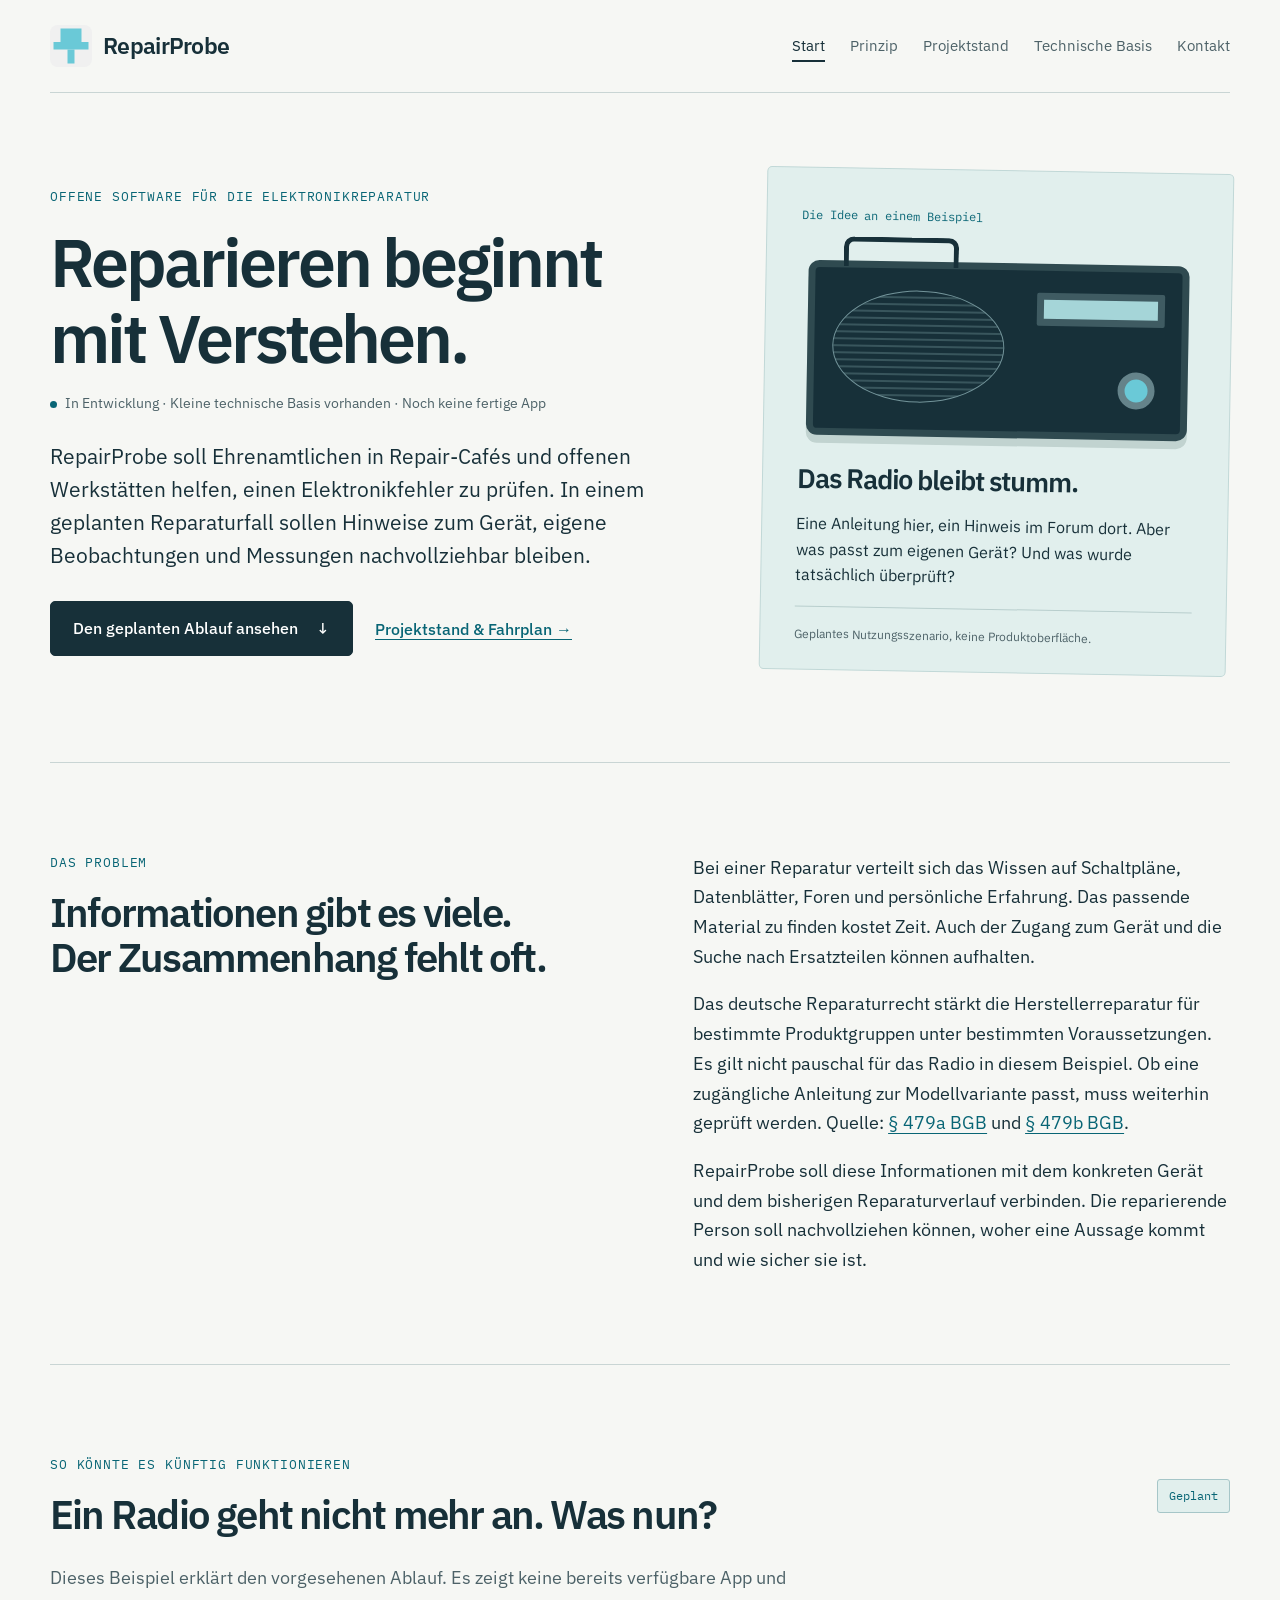
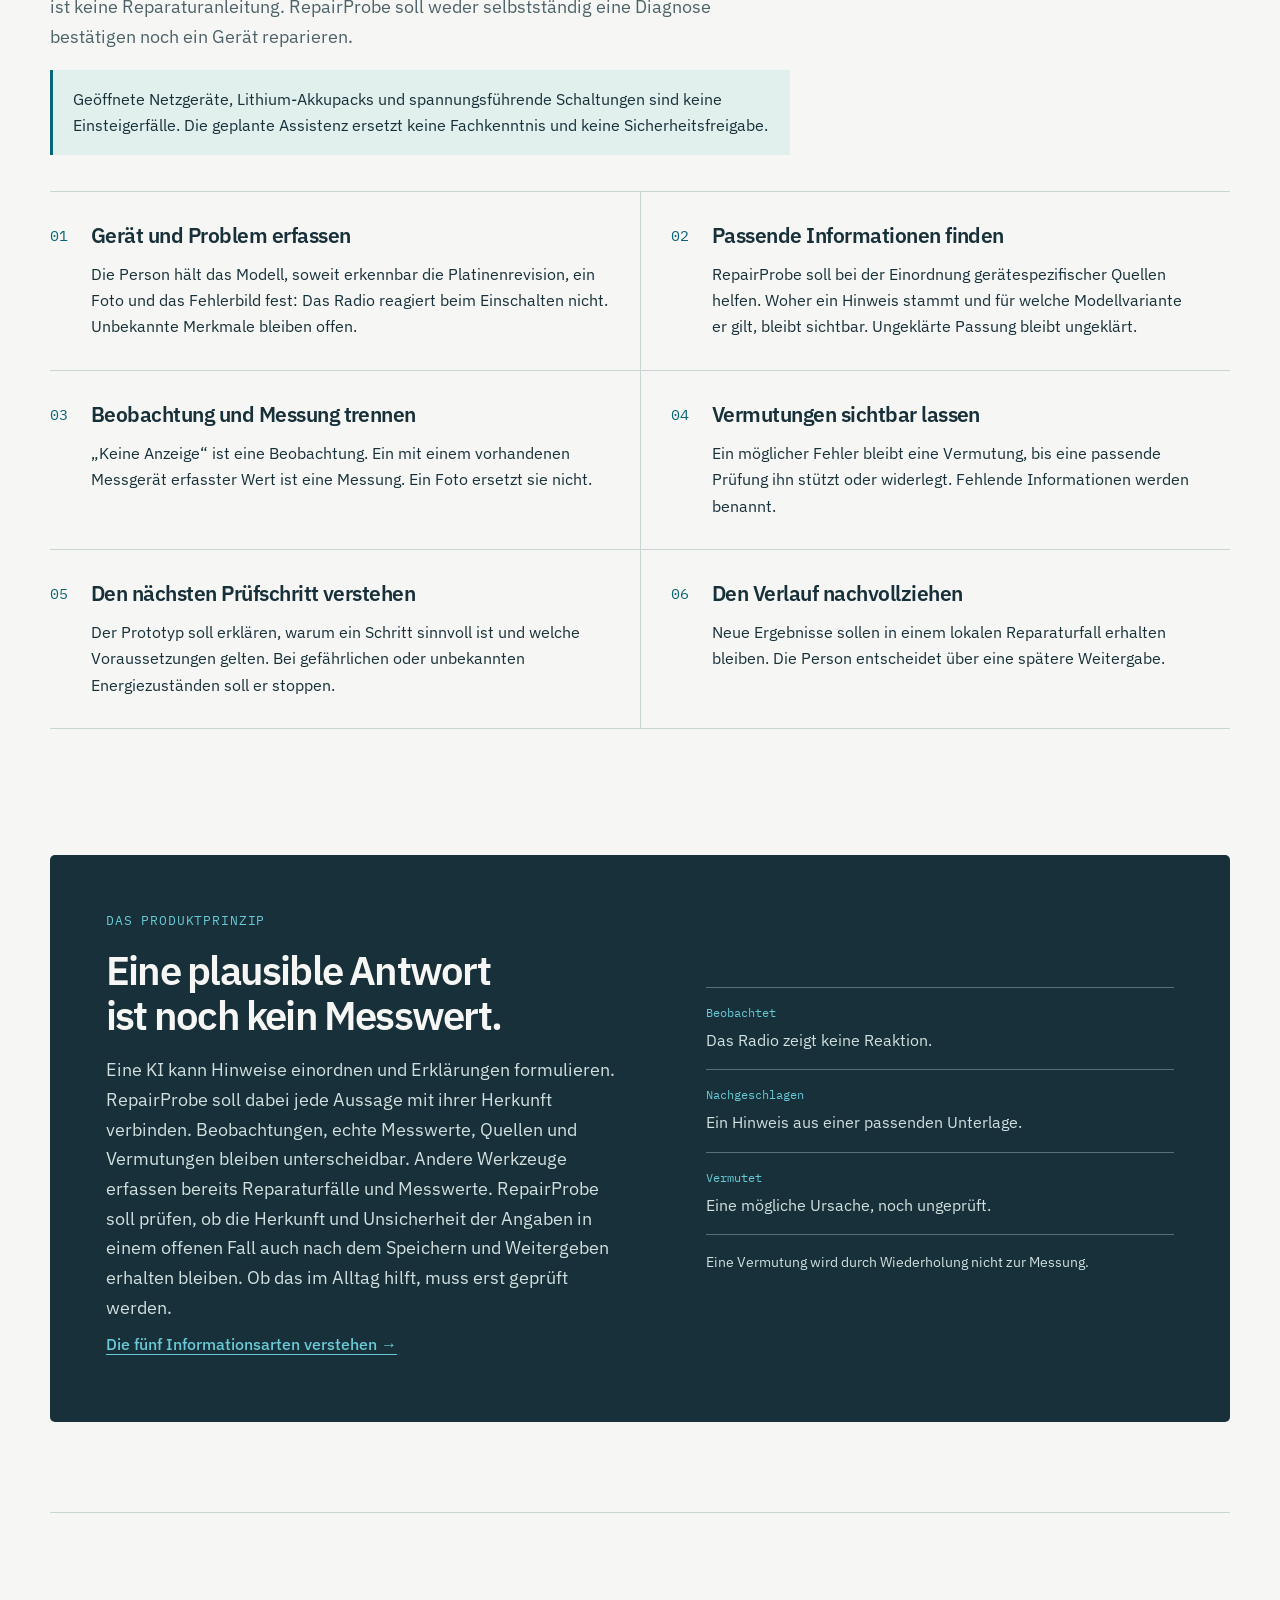
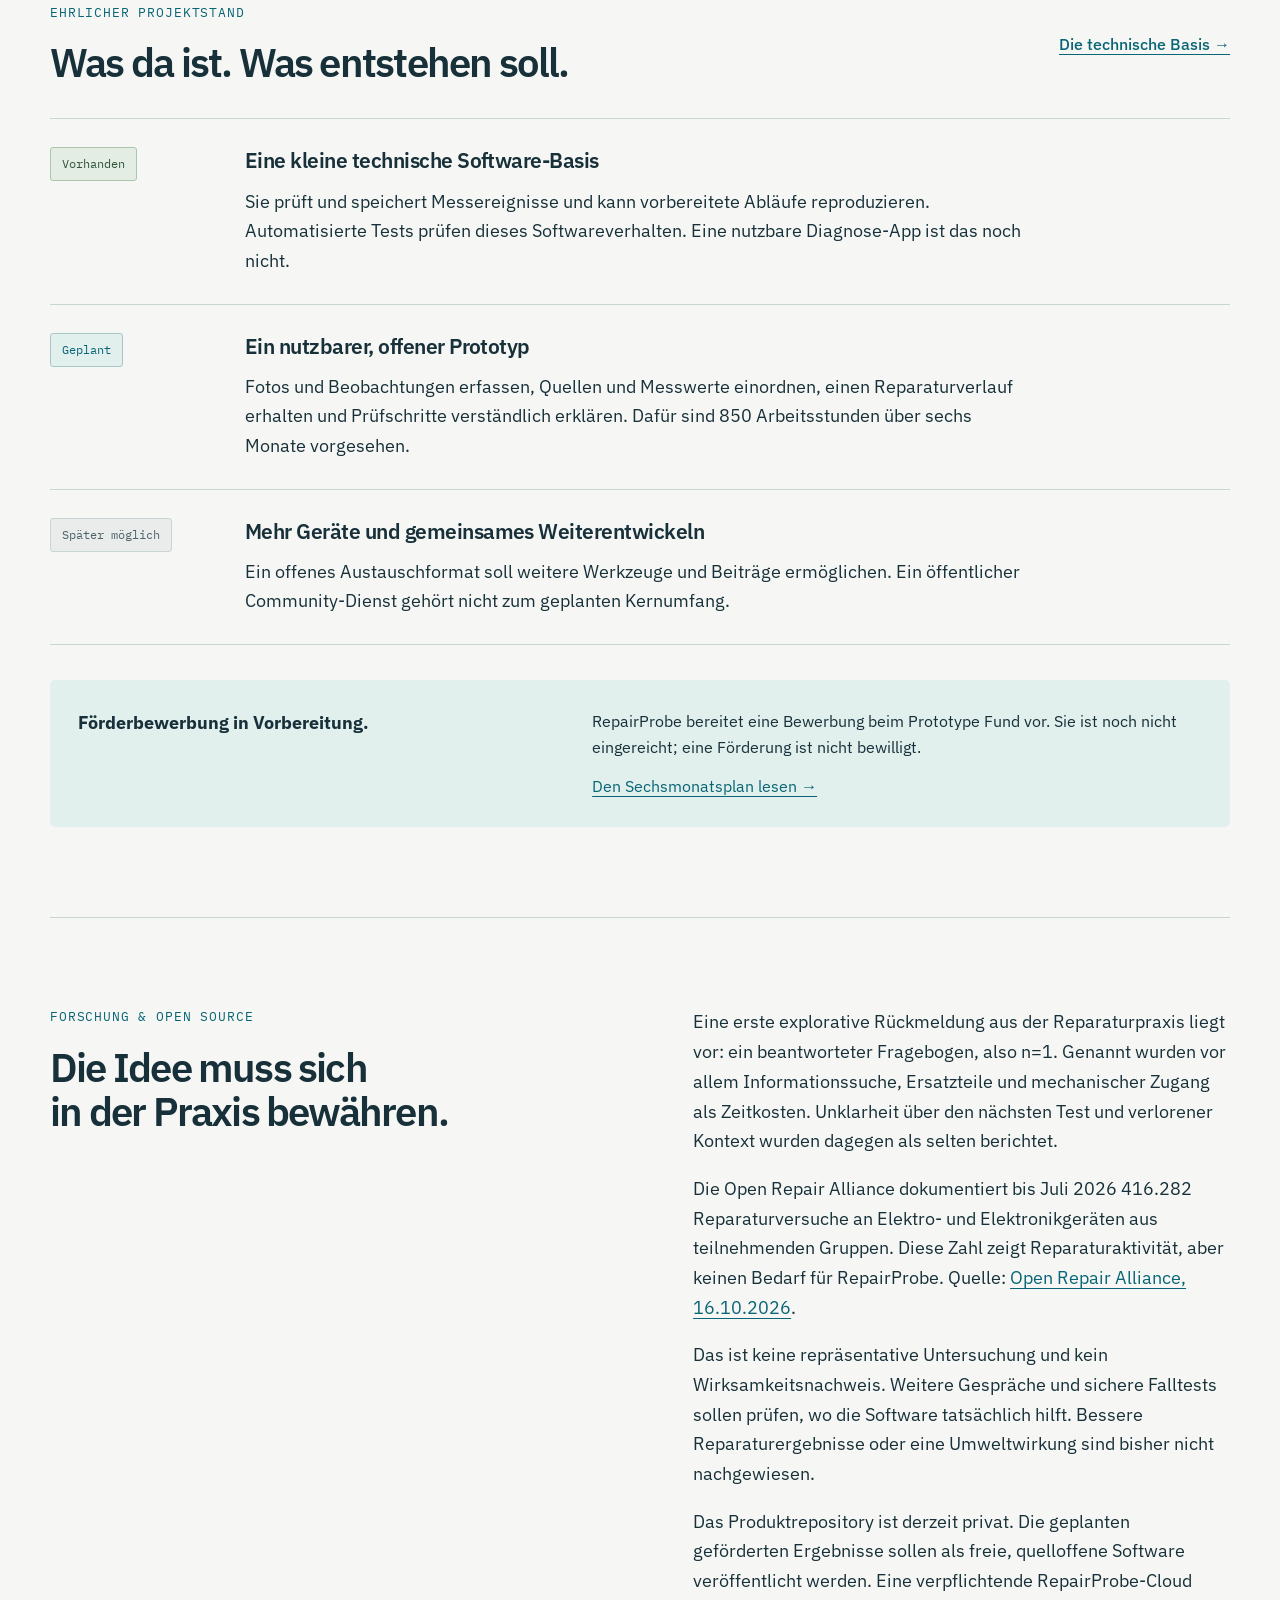
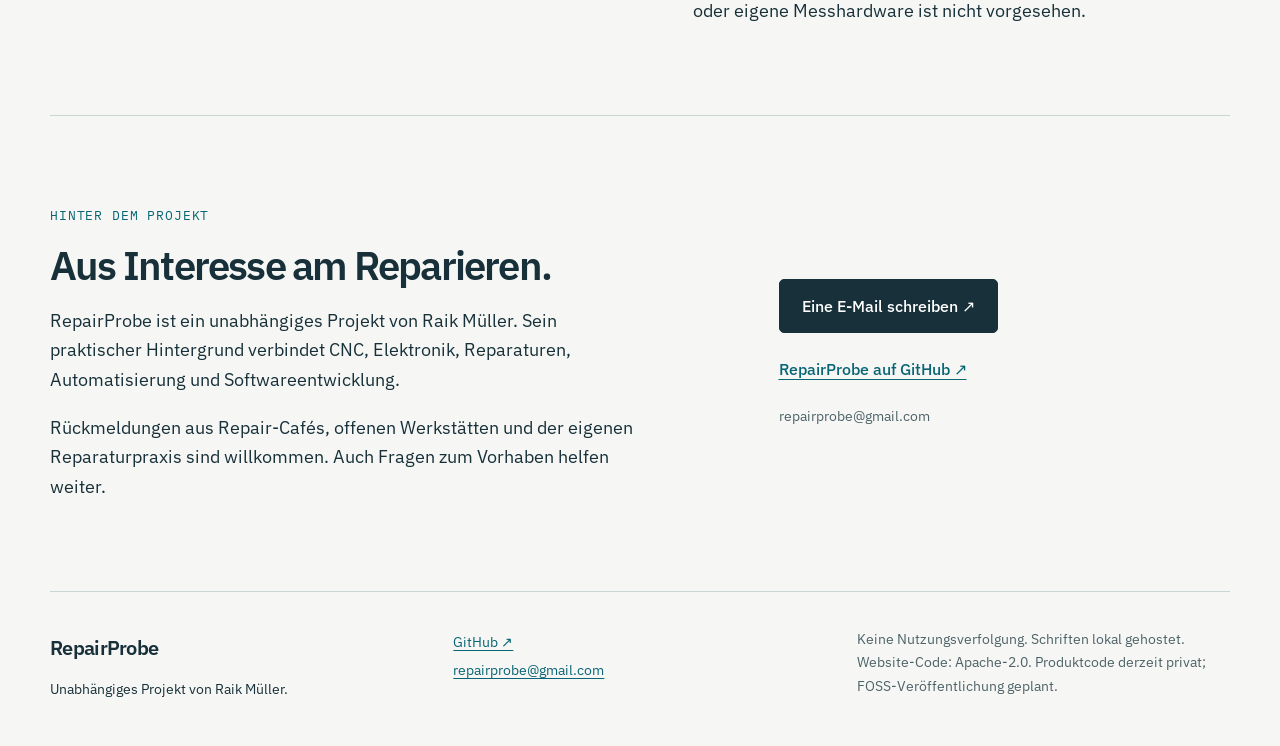
<file: index.html>
<!DOCTYPE html>
<html lang="de">
 <head>
  <meta charset="utf-8"/>
  <meta content="width=device-width, initial-scale=1" name="viewport"/>
  <title>
   Reparieren beginnt mit Verstehen. | RepairProbe
  </title>
  <meta content="RepairProbe entwickelt offene Reparaturhilfe für Elektronik: Quellen einordnen, echte Messungen und Vermutungen unterscheiden. Prototyp geplant." name="description"/>
  <meta content="#f6f7f4" name="theme-color"/>
  <meta content="Reparieren beginnt mit Verstehen. | RepairProbe" property="og:title"/>
  <meta content="RepairProbe entwickelt offene Reparaturhilfe für Elektronik: Quellen einordnen, echte Messungen und Vermutungen unterscheiden. Prototyp geplant." property="og:description"/>
  <meta content="website" property="og:type"/>
  <meta content="https://repairprobe.github.io/" property="og:url"/>
  <meta content="https://repairprobe.github.io/assets/img/og-image.png" property="og:image"/>
  <meta content="de_DE" property="og:locale"/>
  <link href="https://repairprobe.github.io/" rel="canonical"/>
  <link href="assets/img/favicon.svg" rel="icon" type="image/svg+xml"/>
  <link href="assets/img/apple-touch-icon.png" rel="apple-touch-icon"/>
  <link href="styles.css" rel="stylesheet"/>
  <script type="application/ld+json">
   {"@context": "https://schema.org", "@type": "WebSite", "name": "RepairProbe", "url": "https://repairprobe.github.io/", "inLanguage": "de", "description": "RepairProbe entwickelt offene Reparaturhilfe für Elektronik: Quellen einordnen, echte Messungen und Vermutungen unterscheiden. Prototyp geplant."}
  </script>
 </head>
 <body>
  <a class="skip-link" href="#inhalt">
   Zum Inhalt springen
  </a>
  <header class="site-header">
   <a aria-label="RepairProbe Startseite" class="brand" href="index.html">
    <img alt="" height="42" src="assets/img/favicon.svg" width="42"/>
    <span>
     RepairProbe
    </span>
   </a>
   <nav aria-label="Hauptnavigation">
    <a aria-current="page" href="index.html">
     Start
    </a>
    <a href="evidenzmodell.html">
     Prinzip
    </a>
    <a href="roadmap.html">
     Projektstand
    </a>
    <a href="technical-baseline.html">
     Technische Basis
    </a>
    <a href="index.html#kontakt">
     Kontakt
    </a>
   </nav>
  </header>
  <main id="inhalt">
   <section class="hero">
    <div>
     <p class="eyebrow">
      Offene Software für die Elektronikreparatur
     </p>
     <h1 id="hero-title">
      Reparieren beginnt
      <br/>
      mit Verstehen.
     </h1>
     <p class="status-line">
      <span aria-hidden="true" class="status-dot">
      </span>
      In Entwicklung · Kleine technische Basis vorhanden · Noch keine fertige App
     </p>
     <p class="lede">
      RepairProbe soll Ehrenamtlichen in Repair-Cafés und offenen Werkstätten helfen, einen Elektronikfehler zu prüfen. In einem geplanten Reparaturfall sollen Hinweise zum Gerät, eigene Beobachtungen und Messungen nachvollziehbar bleiben.
     </p>
     <div class="actions">
      <a class="button primary" href="#beispiel">
       Den geplanten Ablauf ansehen
       <span aria-hidden="true">
        ↓
       </span>
      </a>
      <a class="text-link" href="roadmap.html">
       Projektstand &amp; Fahrplan →
      </a>
     </div>
    </div>
    <aside class="hero-note">
     <span class="note-label">
      Die Idee an einem Beispiel
     </span>
     <div aria-hidden="true" class="radio">
      <div class="radio-dial">
      </div>
      <div class="radio-speaker">
      </div>
      <div class="radio-knob">
      </div>
     </div>
     <h2>
      Das Radio bleibt stumm.
     </h2>
     <p>
      Eine Anleitung hier, ein Hinweis im Forum dort. Aber was passt zum eigenen Gerät? Und was wurde tatsächlich überprüft?
     </p>
     <p class="note-caption">
      Geplantes Nutzungsszenario, keine Produktoberfläche.
     </p>
    </aside>
   </section>
   <section class="section split" id="problem">
    <div>
     <p class="eyebrow">
      Das Problem
     </p>
     <h2 id="problem-title">
      Informationen gibt es viele.
      <br/>
      Der Zusammenhang fehlt oft.
     </h2>
    </div>
    <div class="prose">
     <p>
      Bei einer Reparatur verteilt sich das Wissen auf Schaltpläne, Datenblätter, Foren und persönliche Erfahrung. Das passende Material zu finden kostet Zeit. Auch der Zugang zum Gerät und die Suche nach Ersatzteilen können aufhalten.
     </p>
     <p>
      Das deutsche Reparaturrecht stärkt die Herstellerreparatur für bestimmte Produktgruppen unter bestimmten Voraussetzungen. Es gilt nicht pauschal für das Radio in diesem Beispiel. Ob eine zugängliche Anleitung zur Modellvariante passt, muss weiterhin geprüft werden. Quelle: <a href="https://www.gesetze-im-internet.de/bgb/__479a.html">§ 479a BGB</a> und <a href="https://www.gesetze-im-internet.de/bgb/__479b.html">§ 479b BGB</a>.
     </p>
     <p>
      RepairProbe soll diese Informationen mit dem konkreten Gerät und dem bisherigen Reparaturverlauf verbinden. Die reparierende Person soll nachvollziehen können, woher eine Aussage kommt und wie sicher sie ist.
     </p>
    </div>
   </section>
   <span aria-hidden="true" class="anchor-alias" id="fall">
   </span>
   <section class="section scenario" id="beispiel">
    <div class="section-heading">
     <div>
      <p class="eyebrow">
       So könnte es künftig funktionieren
      </p>
      <h2 id="fall-title">
       Ein Radio geht nicht mehr an. Was nun?
      </h2>
     </div>
     <span class="tag">
      Geplant
     </span>
    </div>
    <p class="intro">
     Dieses Beispiel erklärt den vorgesehenen Ablauf. Es zeigt keine bereits verfügbare App und ist keine Reparaturanleitung. RepairProbe soll weder selbstständig eine Diagnose bestätigen noch ein Gerät reparieren.
    </p>
    <p class="safety-note">
     Geöffnete Netzgeräte, Lithium-Akkupacks und spannungsführende Schaltungen sind keine Einsteigerfälle. Die geplante Assistenz ersetzt keine Fachkenntnis und keine Sicherheitsfreigabe.
    </p>
    <ol class="steps">
     <li>
      <span class="step-no">
       01
      </span>
      <div>
       <h3>
        Gerät und Problem erfassen
       </h3>
       <p>
        Die Person hält das Modell, soweit erkennbar die Platinenrevision, ein Foto und das Fehlerbild fest: Das Radio reagiert beim Einschalten nicht. Unbekannte Merkmale bleiben offen.
       </p>
      </div>
     </li>
     <li>
      <span class="step-no">
       02
      </span>
      <div>
       <h3>
        Passende Informationen finden
       </h3>
       <p>
        RepairProbe soll bei der Einordnung gerätespezifischer Quellen helfen. Woher ein Hinweis stammt und für welche Modellvariante er gilt, bleibt sichtbar. Ungeklärte Passung bleibt ungeklärt.
       </p>
      </div>
     </li>
     <li>
      <span class="step-no">
       03
      </span>
      <div>
       <h3>
        Beobachtung und Messung trennen
       </h3>
       <p>
        „Keine Anzeige“ ist eine Beobachtung. Ein mit einem vorhandenen Messgerät erfasster Wert ist eine Messung. Ein Foto ersetzt sie nicht.
       </p>
      </div>
     </li>
     <li>
      <span class="step-no">
       04
      </span>
      <div>
       <h3>
        Vermutungen sichtbar lassen
       </h3>
       <p>
        Ein möglicher Fehler bleibt eine Vermutung, bis eine passende Prüfung ihn stützt oder widerlegt. Fehlende Informationen werden benannt.
       </p>
      </div>
     </li>
     <li>
      <span class="step-no">
       05
      </span>
      <div>
       <h3>
        Den nächsten Prüfschritt verstehen
       </h3>
       <p>
        Der Prototyp soll erklären, warum ein Schritt sinnvoll ist und welche Voraussetzungen gelten. Bei gefährlichen oder unbekannten Energiezuständen soll er stoppen.
       </p>
      </div>
     </li>
     <li>
      <span class="step-no">
       06
      </span>
      <div>
       <h3>
        Den Verlauf nachvollziehen
       </h3>
       <p>
        Neue Ergebnisse sollen in einem lokalen Reparaturfall erhalten bleiben. Die Person entscheidet über eine spätere Weitergabe.
       </p>
      </div>
     </li>
    </ol>
   </section>
   <section class="section principle" id="ansatz">
    <div>
     <p class="eyebrow">
      Das Produktprinzip
     </p>
     <h2 id="ansatz-title">
      Eine plausible Antwort
      <br/>
      ist noch kein Messwert.
     </h2>
     <p>
      Eine KI kann Hinweise einordnen und Erklärungen formulieren. RepairProbe soll dabei jede Aussage mit ihrer Herkunft verbinden. Beobachtungen, echte Messwerte, Quellen und Vermutungen bleiben unterscheidbar. Andere Werkzeuge erfassen bereits Reparaturfälle und Messwerte. RepairProbe soll prüfen, ob die Herkunft und Unsicherheit der Angaben in einem offenen Fall auch nach dem Speichern und Weitergeben erhalten bleiben. Ob das im Alltag hilft, muss erst geprüft werden.
     </p>
     <a class="text-link" href="evidenzmodell.html">
      Die fünf Informationsarten verstehen →
     </a>
    </div>
    <div class="evidence-preview">
     <p>
      <span>
       Beobachtet
      </span>
      Das Radio zeigt keine Reaktion.
     </p>
     <p>
      <span>
       Nachgeschlagen
      </span>
      Ein Hinweis aus einer passenden Unterlage.
     </p>
     <p>
      <span>
       Vermutet
      </span>
      Eine mögliche Ursache, noch ungeprüft.
     </p>
     <p class="evidence-rule">
      Eine Vermutung wird durch Wiederholung nicht zur Messung.
     </p>
    </div>
   </section>
   <span aria-hidden="true" class="anchor-alias" id="fragen">
   </span>
   <section class="section" id="stand">
    <div class="section-heading">
     <div>
      <p class="eyebrow">
       Ehrlicher Projektstand
      </p>
      <span aria-hidden="true" class="anchor-alias" id="fragen-title">
      </span>
      <h2 id="stand-title">
       Was da ist. Was entstehen soll.
      </h2>
     </div>
     <a class="text-link" href="technical-baseline.html">
      Die technische Basis →
     </a>
    </div>
    <div class="status-list">
     <article>
      <span class="tag available">
       Vorhanden
      </span>
      <div>
       <h3>
        Eine kleine technische Software-Basis
       </h3>
       <p>
        Sie prüft und speichert Messereignisse und kann vorbereitete Abläufe reproduzieren. Automatisierte Tests prüfen dieses Softwareverhalten. Eine nutzbare Diagnose-App ist das noch nicht.
       </p>
      </div>
     </article>
     <article>
      <span class="tag">
       Geplant
      </span>
      <div>
       <h3>
        Ein nutzbarer, offener Prototyp
       </h3>
       <p>
        Fotos und Beobachtungen erfassen, Quellen und Messwerte einordnen, einen Reparaturverlauf erhalten und Prüfschritte verständlich erklären. Dafür sind 850 Arbeitsstunden über sechs Monate vorgesehen.
       </p>
      </div>
     </article>
     <article>
      <span class="tag later">
       Später möglich
      </span>
      <div>
       <h3>
        Mehr Geräte und gemeinsames Weiterentwickeln
       </h3>
       <p>
        Ein offenes Austauschformat soll weitere Werkzeuge und Beiträge ermöglichen. Ein öffentlicher Community-Dienst gehört nicht zum geplanten Kernumfang.
       </p>
      </div>
     </article>
    </div>
    <div class="funding-note">
     <strong>
      Förderbewerbung in Vorbereitung.
     </strong>
     <p>
      RepairProbe bereitet eine Bewerbung beim Prototype Fund vor. Sie ist noch nicht eingereicht; eine Förderung ist nicht bewilligt.
     </p>
     <a href="roadmap.html">
      Den Sechsmonatsplan lesen →
     </a>
    </div>
   </section>
   <section class="section split">
    <div>
     <p class="eyebrow">
      Forschung &amp; Open Source
     </p>
     <h2>
      Die Idee muss sich
      <br/>
      in der Praxis bewähren.
     </h2>
    </div>
    <div class="prose">
     <p>
      Eine erste explorative Rückmeldung aus der Reparaturpraxis liegt vor: ein beantworteter Fragebogen, also n=1. Genannt wurden vor allem Informationssuche, Ersatzteile und mechanischer Zugang als Zeitkosten. Unklarheit über den nächsten Test und verlorener Kontext wurden dagegen als selten berichtet.
     </p>
     <p>
      Die Open Repair Alliance dokumentiert bis Juli 2026 416.282 Reparaturversuche an Elektro- und Elektronikgeräten aus teilnehmenden Gruppen. Diese Zahl zeigt Reparaturaktivität, aber keinen Bedarf für RepairProbe. Quelle: <a href="https://openrepair.org/announcements/over-half-a-million-records-of-open-data-on-repair/">Open Repair Alliance, 16.10.2026</a>.
     </p>
     <p>
      Das ist keine repräsentative Untersuchung und kein Wirksamkeitsnachweis. Weitere Gespräche und sichere Falltests sollen prüfen, wo die Software tatsächlich hilft. Bessere Reparaturergebnisse oder eine Umweltwirkung sind bisher nicht nachgewiesen.
     </p>
     <p>
      Das Produktrepository ist derzeit privat. Die geplanten geförderten Ergebnisse sollen als freie, quelloffene Software veröffentlicht werden. Eine verpflichtende RepairProbe-Cloud oder eigene Messhardware ist nicht vorgesehen.
     </p>
    </div>
   </section>
   <span aria-hidden="true" class="anchor-alias" id="person">
   </span>
   <section class="section contact" id="kontakt">
    <div>
     <p class="eyebrow">
      Hinter dem Projekt
     </p>
     <span aria-hidden="true" class="anchor-alias" id="kontakt-title">
     </span>
     <h2 id="person-title">
      Aus Interesse am Reparieren.
     </h2>
     <p>
      RepairProbe ist ein unabhängiges Projekt von Raik Müller. Sein praktischer Hintergrund verbindet CNC, Elektronik, Reparaturen, Automatisierung und Softwareentwicklung.
     </p>
     <p>
      Rückmeldungen aus Repair-Cafés, offenen Werkstätten und der eigenen Reparaturpraxis sind willkommen. Auch Fragen zum Vorhaben helfen weiter.
     </p>
    </div>
    <div class="contact-links">
     <a class="button primary" href="mailto:repairprobe@gmail.com">
      Eine E-Mail schreiben ↗
     </a>
     <a class="text-link" href="https://github.com/RepairProbe">
      RepairProbe auf GitHub ↗
     </a>
     <p class="small">
      repairprobe@gmail.com
     </p>
    </div>
   </section>
  </main>
  <footer>
   <div>
    <a class="brand" href="index.html">
     RepairProbe
    </a>
    <p>
     Unabhängiges Projekt von Raik Müller.
    </p>
   </div>
   <div>
    <a href="https://github.com/RepairProbe">
     GitHub ↗
    </a>
    <br/>
    <a href="mailto:repairprobe@gmail.com">
     repairprobe@gmail.com
    </a>
   </div>
   <p class="small">
    Keine Nutzungsverfolgung. Schriften lokal gehostet.
    <br/>
    Website-Code: Apache-2.0. Produktcode derzeit privat; FOSS-Veröffentlichung geplant.
   </p>
  </footer>
 </body>
</html>
</file>
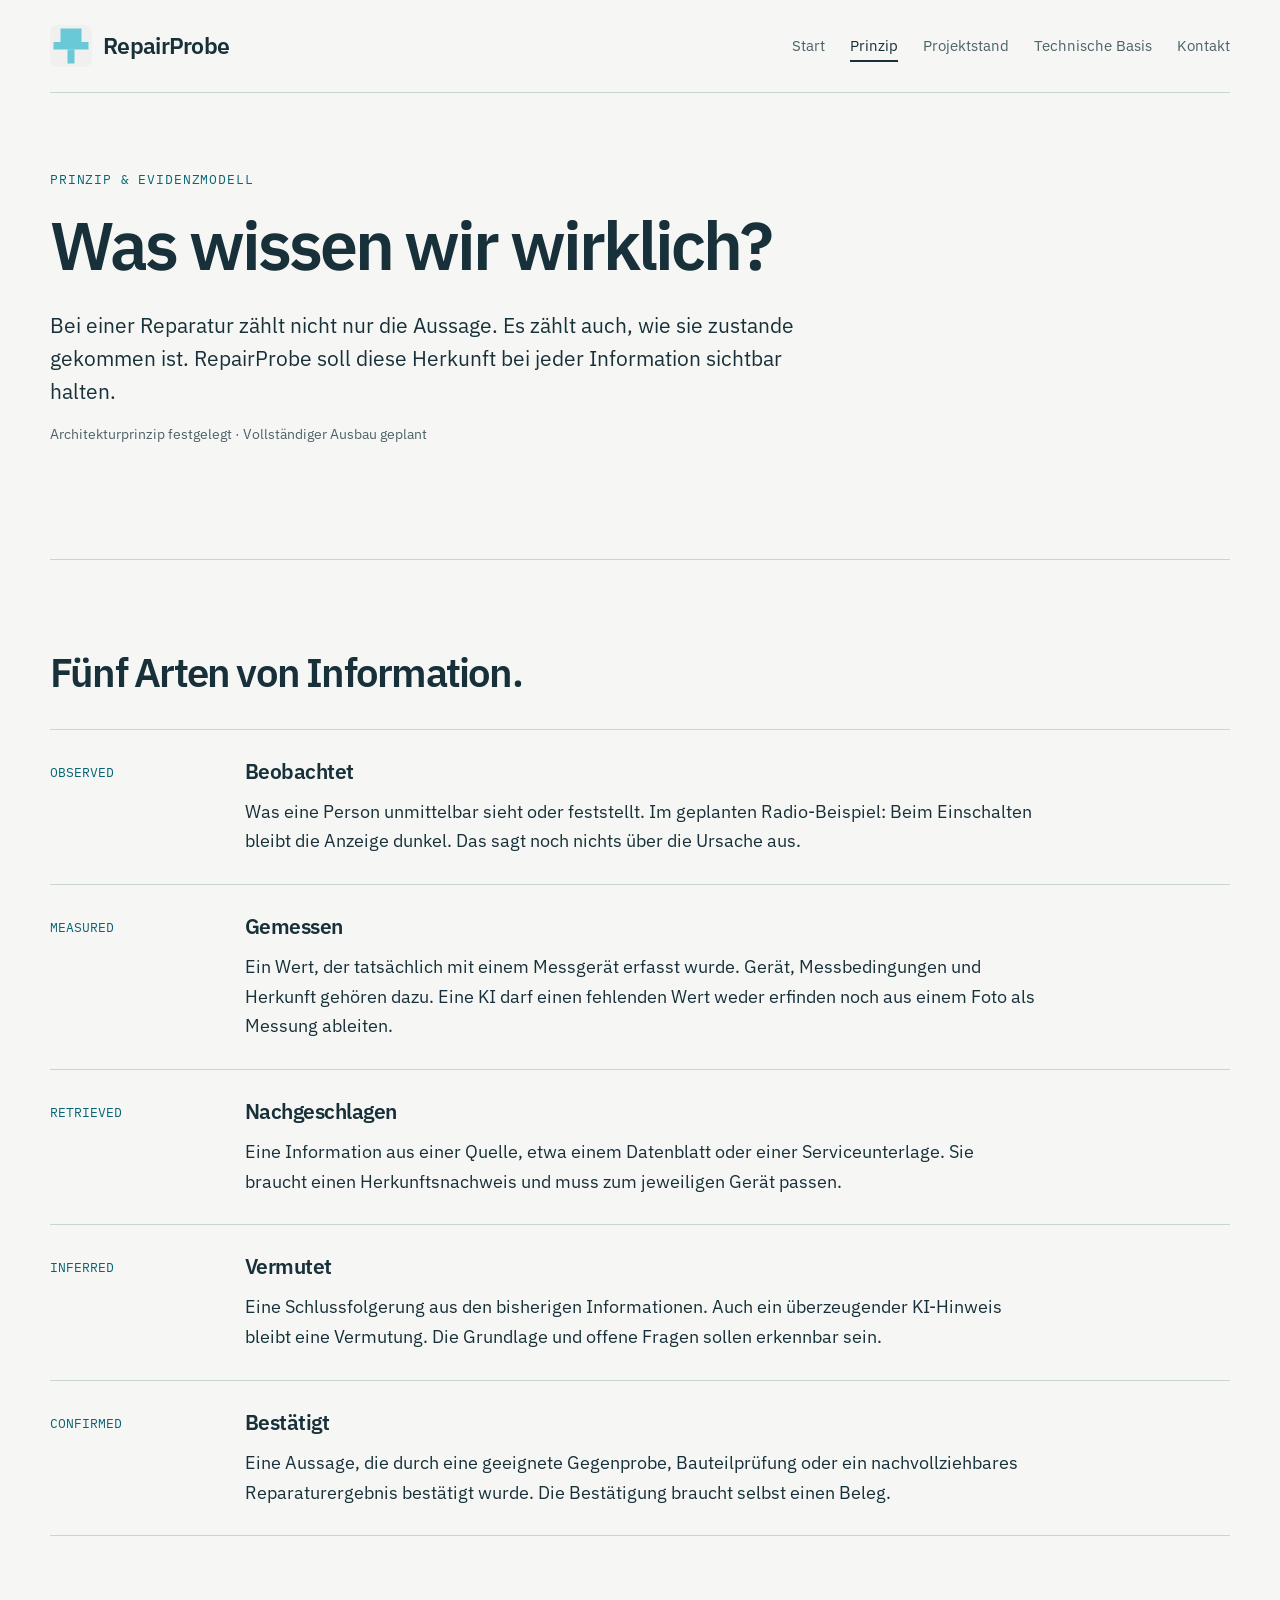
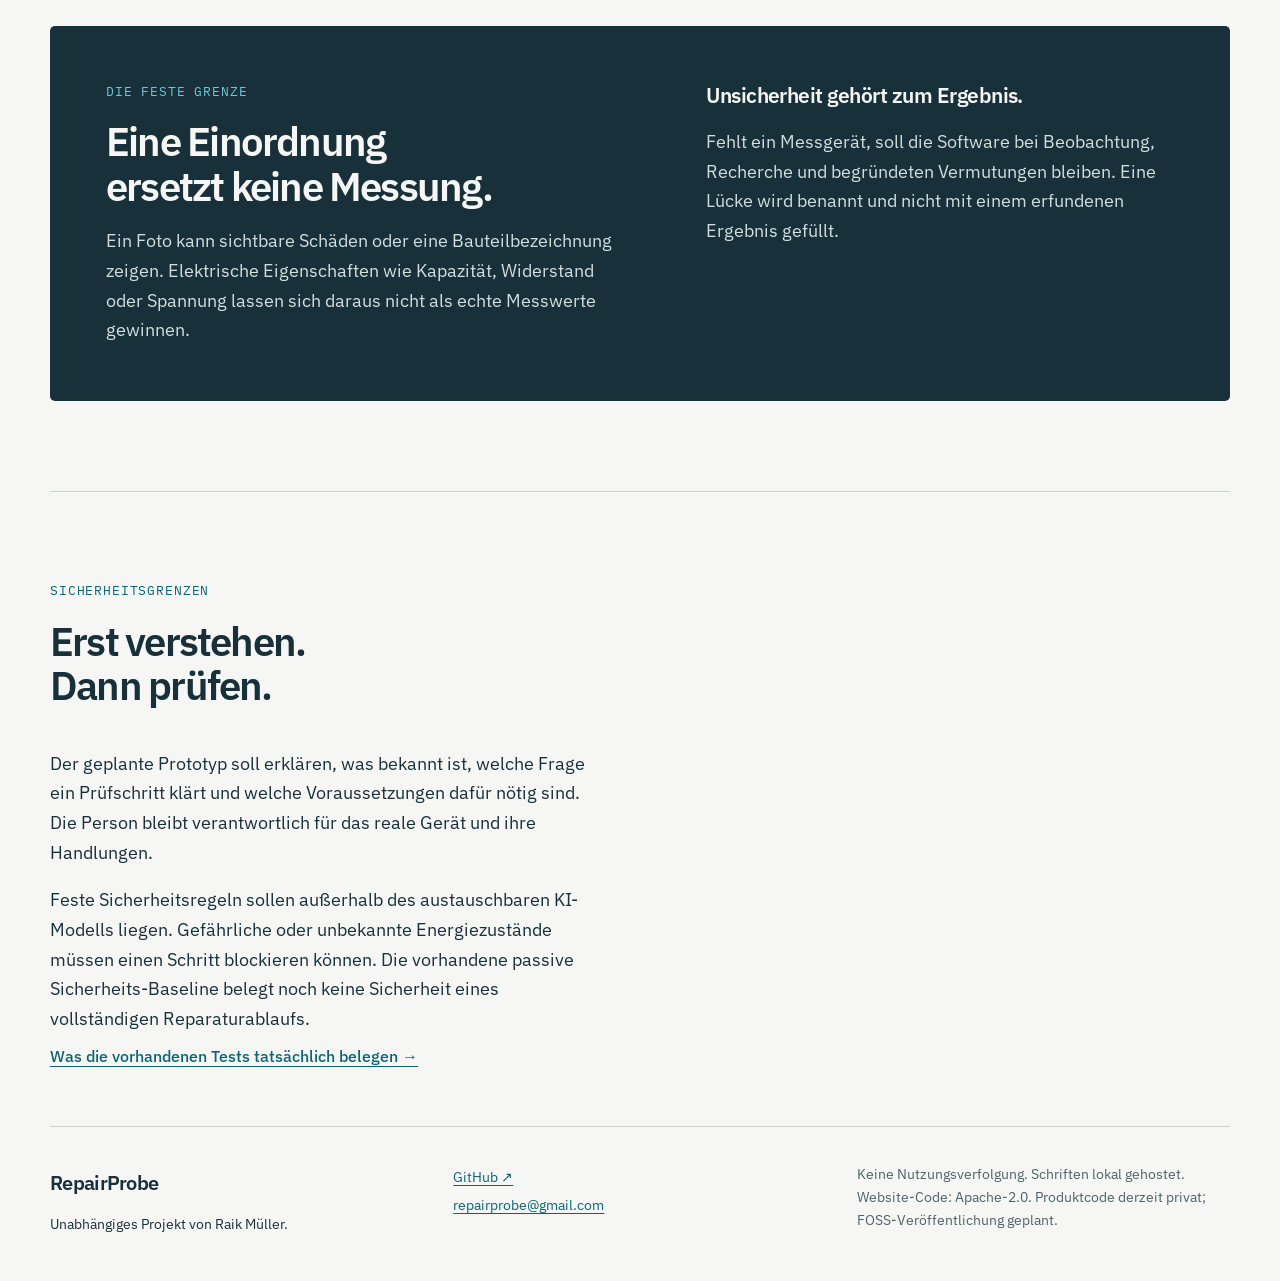
<file: evidenzmodell.html>
<!DOCTYPE html>
<html lang="de">
 <head>
  <meta charset="utf-8"/>
  <meta content="width=device-width, initial-scale=1" name="viewport"/>
  <title>
   Was wissen wir wirklich? | RepairProbe
  </title>
  <meta content="Wie RepairProbe Beobachtungen, Messungen, Quellen, Vermutungen und Bestätigungen nachvollziehbar trennen soll." name="description"/>
  <meta content="#f6f7f4" name="theme-color"/>
  <meta content="Was wissen wir wirklich? | RepairProbe" property="og:title"/>
  <meta content="Wie RepairProbe Beobachtungen, Messungen, Quellen, Vermutungen und Bestätigungen nachvollziehbar trennen soll." property="og:description"/>
  <meta content="website" property="og:type"/>
  <meta content="https://repairprobe.github.io/evidenzmodell.html" property="og:url"/>
  <meta content="https://repairprobe.github.io/assets/img/og-image.png" property="og:image"/>
  <meta content="de_DE" property="og:locale"/>
  <link href="https://repairprobe.github.io/evidenzmodell.html" rel="canonical"/>
  <link href="assets/img/favicon.svg" rel="icon" type="image/svg+xml"/>
  <link href="assets/img/apple-touch-icon.png" rel="apple-touch-icon"/>
  <link href="styles.css" rel="stylesheet"/>
  <script type="application/ld+json">
   {"@context": "https://schema.org", "@type": "WebSite", "name": "RepairProbe", "url": "https://repairprobe.github.io/", "inLanguage": "de", "description": "Wie RepairProbe Beobachtungen, Messungen, Quellen, Vermutungen und Bestätigungen nachvollziehbar trennen soll."}
  </script>
 </head>
 <body>
  <a class="skip-link" href="#inhalt">
   Zum Inhalt springen
  </a>
  <header class="site-header">
   <a aria-label="RepairProbe Startseite" class="brand" href="index.html">
    <img alt="" height="42" src="assets/img/favicon.svg" width="42"/>
    <span>
     RepairProbe
    </span>
   </a>
   <nav aria-label="Hauptnavigation">
    <a href="index.html">
     Start
    </a>
    <a aria-current="page" href="evidenzmodell.html">
     Prinzip
    </a>
    <a href="roadmap.html">
     Projektstand
    </a>
    <a href="technical-baseline.html">
     Technische Basis
    </a>
    <a href="index.html#kontakt">
     Kontakt
    </a>
   </nav>
  </header>
  <main id="inhalt">
   <section class="page-hero">
    <p class="eyebrow">
     Prinzip &amp; Evidenzmodell
    </p>
    <h1 id="hero-title">
     Was wissen wir wirklich?
    </h1>
    <p class="lede">
     Bei einer Reparatur zählt nicht nur die Aussage. Es zählt auch, wie sie zustande gekommen ist. RepairProbe soll diese Herkunft bei jeder Information sichtbar halten.
    </p>
    <p class="status-line">
     Architekturprinzip festgelegt · Vollständiger Ausbau geplant
    </p>
   </section>
   <section class="section" id="klassen">
    <h2 id="klassen-title">
     Fünf Arten von Information.
    </h2>
    <div class="status-list">
     <article>
      <span class="mono">
       OBSERVED
      </span>
      <div>
       <h3>
        Beobachtet
       </h3>
       <p>
        Was eine Person unmittelbar sieht oder feststellt. Im geplanten Radio-Beispiel: Beim Einschalten bleibt die Anzeige dunkel. Das sagt noch nichts über die Ursache aus.
       </p>
      </div>
     </article>
     <article>
      <span class="mono">
       MEASURED
      </span>
      <div>
       <h3>
        Gemessen
       </h3>
       <p>
        Ein Wert, der tatsächlich mit einem Messgerät erfasst wurde. Gerät, Messbedingungen und Herkunft gehören dazu. Eine KI darf einen fehlenden Wert weder erfinden noch aus einem Foto als Messung ableiten.
       </p>
      </div>
     </article>
     <article>
      <span class="mono">
       RETRIEVED
      </span>
      <div>
       <h3>
        Nachgeschlagen
       </h3>
       <p>
        Eine Information aus einer Quelle, etwa einem Datenblatt oder einer Serviceunterlage. Sie braucht einen Herkunftsnachweis und muss zum jeweiligen Gerät passen.
       </p>
      </div>
     </article>
     <article>
      <span class="mono">
       INFERRED
      </span>
      <div>
       <h3>
        Vermutet
       </h3>
       <p>
        Eine Schlussfolgerung aus den bisherigen Informationen. Auch ein überzeugender KI-Hinweis bleibt eine Vermutung. Die Grundlage und offene Fragen sollen erkennbar sein.
       </p>
      </div>
     </article>
     <article>
      <span class="mono">
       CONFIRMED
      </span>
      <div>
       <h3>
        Bestätigt
       </h3>
       <p>
        Eine Aussage, die durch eine geeignete Gegenprobe, Bauteilprüfung oder ein nachvollziehbares Reparaturergebnis bestätigt wurde. Die Bestätigung braucht selbst einen Beleg.
       </p>
      </div>
     </article>
    </div>
   </section>
   <section class="section principle" id="grenze">
    <div>
     <p class="eyebrow">
      Die feste Grenze
     </p>
     <h2 id="grenze-title">
      Eine Einordnung
      <br/>
      ersetzt keine Messung.
     </h2>
     <p>
      Ein Foto kann sichtbare Schäden oder eine Bauteilbezeichnung zeigen. Elektrische Eigenschaften wie Kapazität, Widerstand oder Spannung lassen sich daraus nicht als echte Messwerte gewinnen.
     </p>
    </div>
    <div id="unsicherheit">
     <h3 id="unsicherheit-title">
      Unsicherheit gehört zum Ergebnis.
     </h3>
     <p>
      Fehlt ein Messgerät, soll die Software bei Beobachtung, Recherche und begründeten Vermutungen bleiben. Eine Lücke wird benannt und nicht mit einem erfundenen Ergebnis gefüllt.
     </p>
    </div>
   </section>
   <section class="section split" id="sicherheit">
    <div>
     <p class="eyebrow">
      Sicherheitsgrenzen
     </p>
     <h2 id="sicherheit-title">
      Erst verstehen.
      <br/>
      Dann prüfen.
     </h2>
    </div>
    <span aria-hidden="true" class="anchor-alias" id="ausblick-title">
    </span>
    <div class="prose" id="ausblick">
     <p>
      Der geplante Prototyp soll erklären, was bekannt ist, welche Frage ein Prüfschritt klärt und welche Voraussetzungen dafür nötig sind. Die Person bleibt verantwortlich für das reale Gerät und ihre Handlungen.
     </p>
     <p>
      Feste Sicherheitsregeln sollen außerhalb des austauschbaren KI-Modells liegen. Gefährliche oder unbekannte Energiezustände müssen einen Schritt blockieren können. Die vorhandene passive Sicherheits-Baseline belegt noch keine Sicherheit eines vollständigen Reparaturablaufs.
     </p>
     <a class="text-link" href="technical-baseline.html">
      Was die vorhandenen Tests tatsächlich belegen →
     </a>
    </div>
   </section>
  </main>
  <footer>
   <div>
    <a class="brand" href="index.html">
     RepairProbe
    </a>
    <p>
     Unabhängiges Projekt von Raik Müller.
    </p>
   </div>
   <div>
    <a href="https://github.com/RepairProbe">
     GitHub ↗
    </a>
    <br/>
    <a href="mailto:repairprobe@gmail.com">
     repairprobe@gmail.com
    </a>
   </div>
   <p class="small">
    Keine Nutzungsverfolgung. Schriften lokal gehostet.
    <br/>
    Website-Code: Apache-2.0. Produktcode derzeit privat; FOSS-Veröffentlichung geplant.
   </p>
  </footer>
 </body>
</html>
</file>
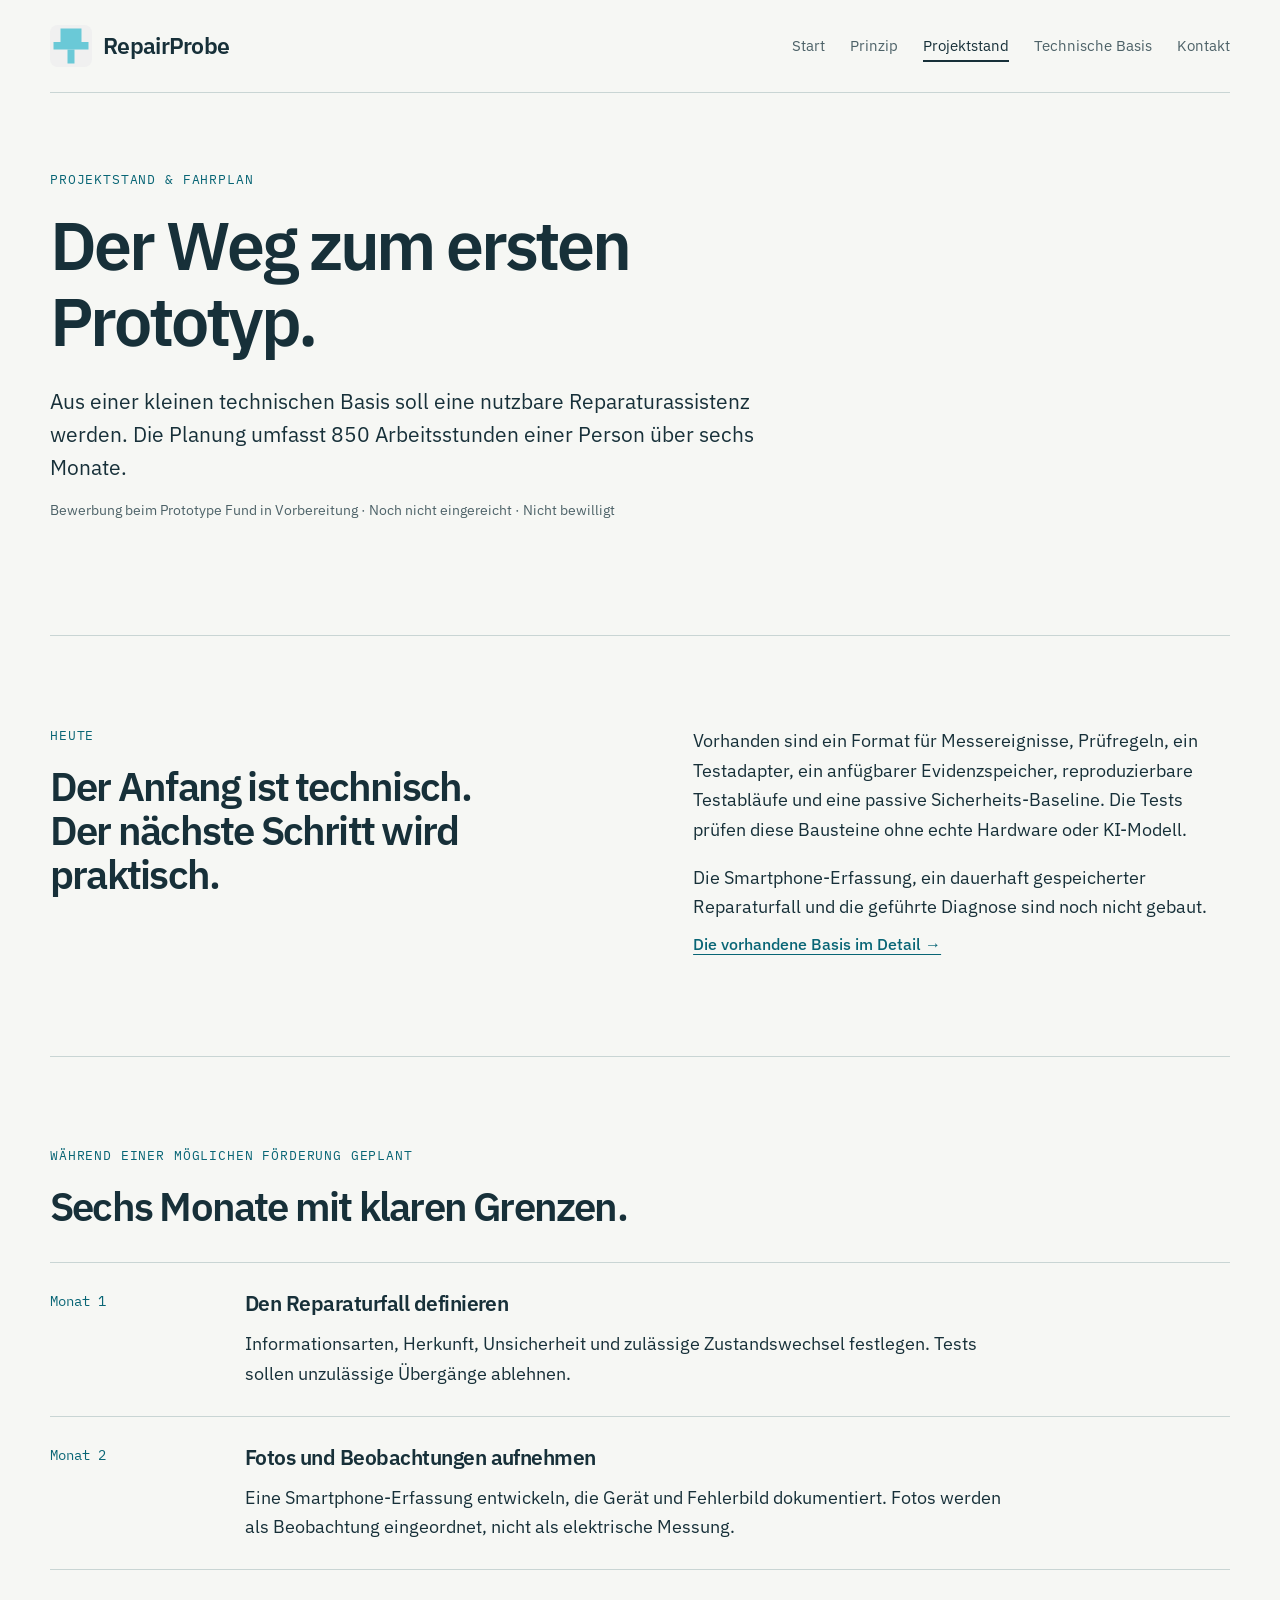
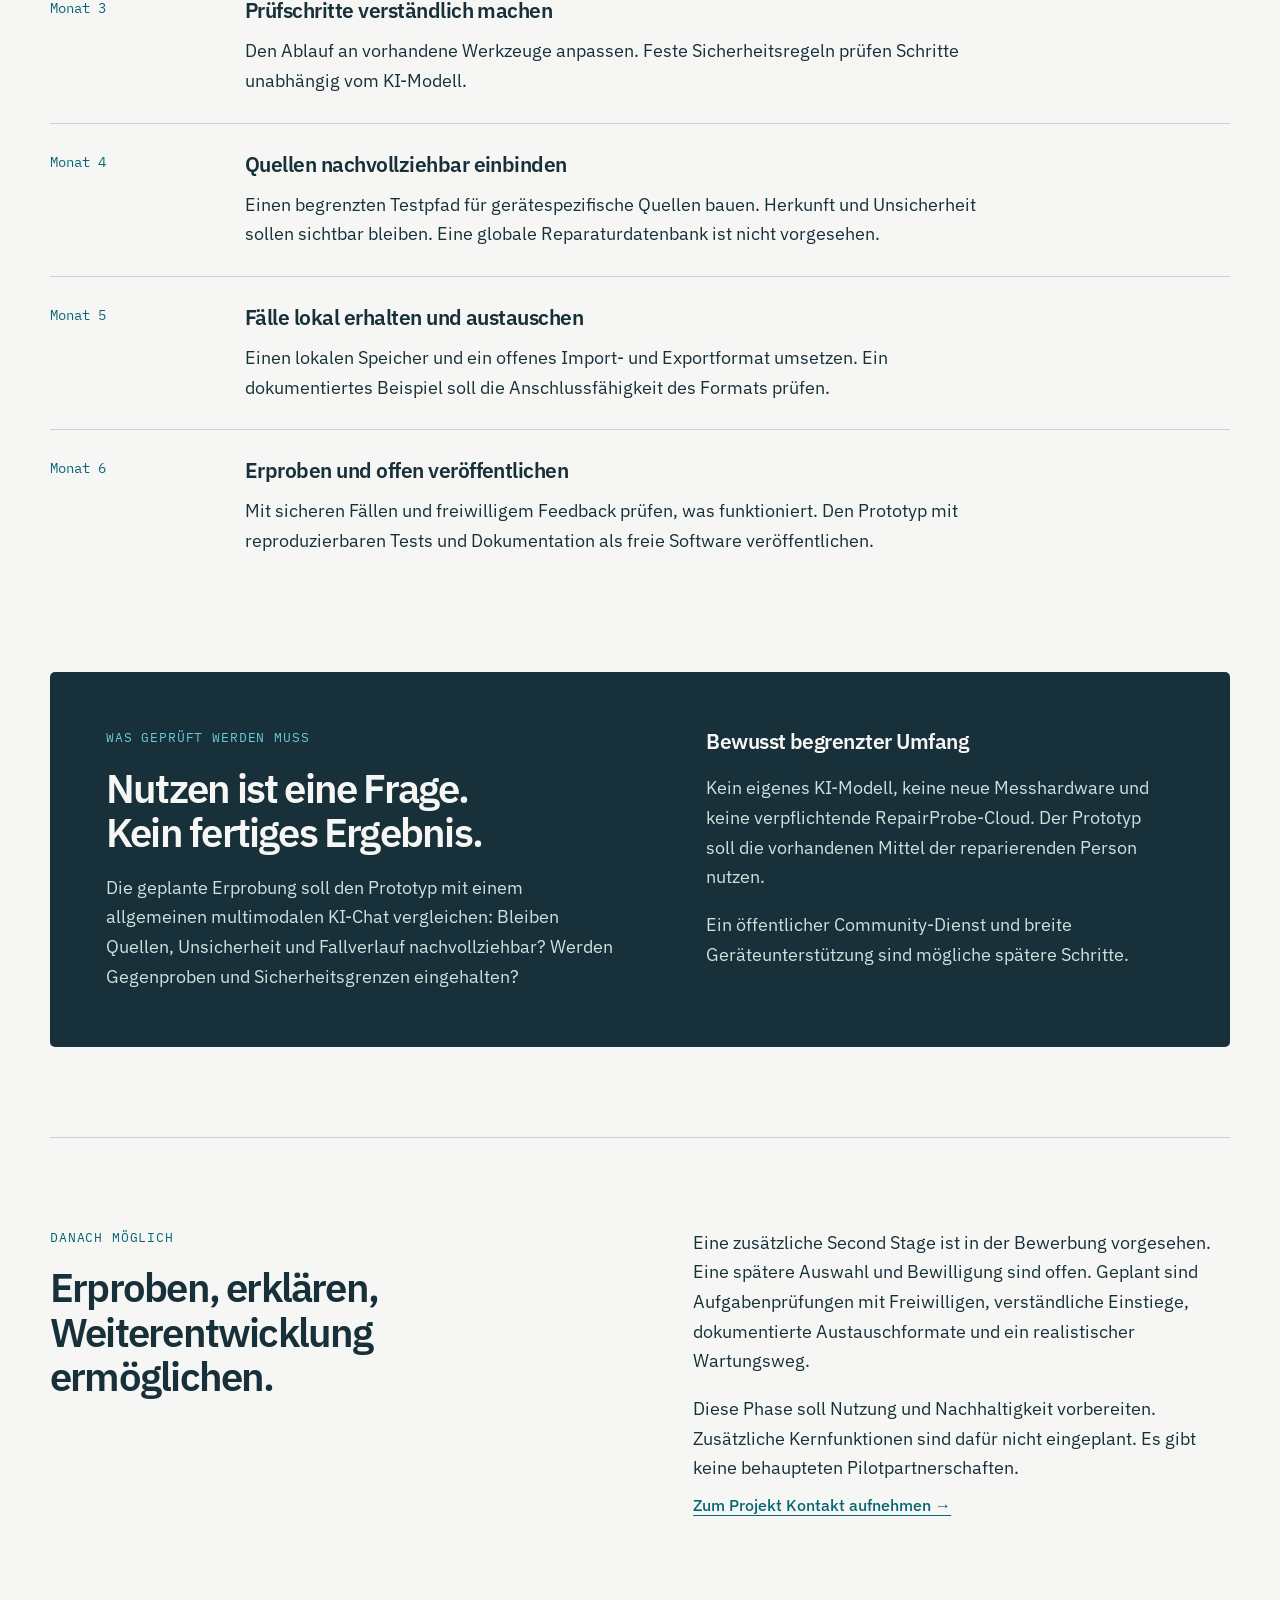
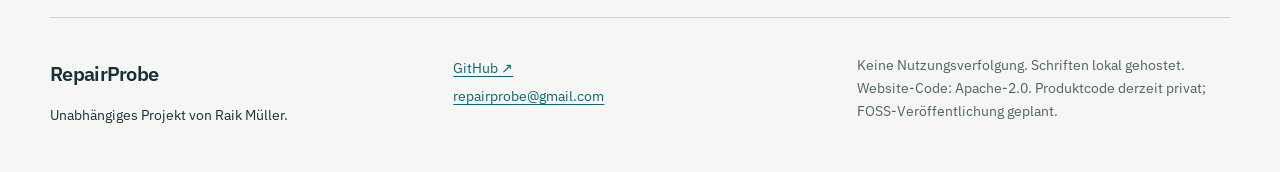
<file: roadmap.html>
<!DOCTYPE html>
<html lang="de">
 <head>
  <meta charset="utf-8"/>
  <meta content="width=device-width, initial-scale=1" name="viewport"/>
  <title>
   Der Weg zum ersten Prototyp. | RepairProbe
  </title>
  <meta content="RepairProbe plant 850 Arbeitsstunden über sechs Monate. Der Fahrplan trennt vorhandene Basis, beantragte Entwicklung und spätere Möglichkeiten." name="description"/>
  <meta content="#f6f7f4" name="theme-color"/>
  <meta content="Der Weg zum ersten Prototyp. | RepairProbe" property="og:title"/>
  <meta content="RepairProbe plant 850 Arbeitsstunden über sechs Monate. Der Fahrplan trennt vorhandene Basis, beantragte Entwicklung und spätere Möglichkeiten." property="og:description"/>
  <meta content="website" property="og:type"/>
  <meta content="https://repairprobe.github.io/roadmap.html" property="og:url"/>
  <meta content="https://repairprobe.github.io/assets/img/og-image.png" property="og:image"/>
  <meta content="de_DE" property="og:locale"/>
  <link href="https://repairprobe.github.io/roadmap.html" rel="canonical"/>
  <link href="assets/img/favicon.svg" rel="icon" type="image/svg+xml"/>
  <link href="assets/img/apple-touch-icon.png" rel="apple-touch-icon"/>
  <link href="styles.css" rel="stylesheet"/>
  <script type="application/ld+json">
   {"@context": "https://schema.org", "@type": "WebSite", "name": "RepairProbe", "url": "https://repairprobe.github.io/", "inLanguage": "de", "description": "RepairProbe plant 850 Arbeitsstunden über sechs Monate. Der Fahrplan trennt vorhandene Basis, beantragte Entwicklung und spätere Möglichkeiten."}
  </script>
 </head>
 <body>
  <a class="skip-link" href="#inhalt">
   Zum Inhalt springen
  </a>
  <header class="site-header">
   <a aria-label="RepairProbe Startseite" class="brand" href="index.html">
    <img alt="" height="42" src="assets/img/favicon.svg" width="42"/>
    <span>
     RepairProbe
    </span>
   </a>
   <nav aria-label="Hauptnavigation">
    <a href="index.html">
     Start
    </a>
    <a href="evidenzmodell.html">
     Prinzip
    </a>
    <a aria-current="page" href="roadmap.html">
     Projektstand
    </a>
    <a href="technical-baseline.html">
     Technische Basis
    </a>
    <a href="index.html#kontakt">
     Kontakt
    </a>
   </nav>
  </header>
  <main id="inhalt">
   <section class="page-hero">
    <p class="eyebrow">
     Projektstand &amp; Fahrplan
    </p>
    <h1 id="hero-title">
     Der Weg zum ersten Prototyp.
    </h1>
    <p class="lede">
     Aus einer kleinen technischen Basis soll eine nutzbare Reparaturassistenz werden. Die Planung umfasst 850 Arbeitsstunden einer Person über sechs Monate.
    </p>
    <span aria-hidden="true" class="anchor-alias" id="antrag-title">
    </span>
    <p class="status-line" id="antrag">
     Bewerbung beim Prototype Fund in Vorbereitung · Noch nicht eingereicht · Nicht bewilligt
    </p>
   </section>
   <section class="section split" id="heute">
    <div>
     <p class="eyebrow">
      Heute
     </p>
     <h2 id="heute-title">
      Der Anfang ist technisch.
      <br/>
      Der nächste Schritt wird praktisch.
     </h2>
    </div>
    <div class="prose">
     <p>
      Vorhanden sind ein Format für Messereignisse, Prüfregeln, ein Testadapter, ein anfügbarer Evidenzspeicher, reproduzierbare Testabläufe und eine passive Sicherheits-Baseline. Die Tests prüfen diese Bausteine ohne echte Hardware oder KI-Modell.
     </p>
     <p>
      Die Smartphone-Erfassung, ein dauerhaft gespeicherter Reparaturfall und die geführte Diagnose sind noch nicht gebaut.
     </p>
     <a class="text-link" href="technical-baseline.html">
      Die vorhandene Basis im Detail →
     </a>
    </div>
   </section>
   <span aria-hidden="true" class="anchor-alias" id="foerderphase">
   </span>
   <section class="section" id="foerderung">
    <p class="eyebrow">
     Während einer möglichen Förderung geplant
    </p>
    <h2 id="foerderphase-title">
     Sechs Monate mit klaren Grenzen.
    </h2>
    <ol class="timeline">
     <li>
      <span>
       Monat 1
      </span>
      <div>
       <h3>
        Den Reparaturfall definieren
       </h3>
       <p>
        Informationsarten, Herkunft, Unsicherheit und zulässige Zustandswechsel festlegen. Tests sollen unzulässige Übergänge ablehnen.
       </p>
      </div>
     </li>
     <li>
      <span>
       Monat 2
      </span>
      <div>
       <h3>
        Fotos und Beobachtungen aufnehmen
       </h3>
       <p>
        Eine Smartphone-Erfassung entwickeln, die Gerät und Fehlerbild dokumentiert. Fotos werden als Beobachtung eingeordnet, nicht als elektrische Messung.
       </p>
      </div>
     </li>
     <li>
      <span>
       Monat 3
      </span>
      <div>
       <h3>
        Prüfschritte verständlich machen
       </h3>
       <p>
        Den Ablauf an vorhandene Werkzeuge anpassen. Feste Sicherheitsregeln prüfen Schritte unabhängig vom KI-Modell.
       </p>
      </div>
     </li>
     <li>
      <span>
       Monat 4
      </span>
      <div>
       <h3>
        Quellen nachvollziehbar einbinden
       </h3>
       <p>
        Einen begrenzten Testpfad für gerätespezifische Quellen bauen. Herkunft und Unsicherheit sollen sichtbar bleiben. Eine globale Reparaturdatenbank ist nicht vorgesehen.
       </p>
      </div>
     </li>
     <li>
      <span>
       Monat 5
      </span>
      <div>
       <h3>
        Fälle lokal erhalten und austauschen
       </h3>
       <p>
        Einen lokalen Speicher und ein offenes Import- und Exportformat umsetzen. Ein dokumentiertes Beispiel soll die Anschlussfähigkeit des Formats prüfen.
       </p>
      </div>
     </li>
     <li>
      <span>
       Monat 6
      </span>
      <div>
       <h3>
        Erproben und offen veröffentlichen
       </h3>
       <p>
        Mit sicheren Fällen und freiwilligem Feedback prüfen, was funktioniert. Den Prototyp mit reproduzierbaren Tests und Dokumentation als freie Software veröffentlichen.
       </p>
      </div>
     </li>
    </ol>
   </section>
   <section class="section principle" id="grenzen">
    <div>
     <p class="eyebrow">
      Was geprüft werden muss
     </p>
     <h2>
      Nutzen ist eine Frage.
      <br/>
      Kein fertiges Ergebnis.
     </h2>
     <p>
      Die geplante Erprobung soll den Prototyp mit einem allgemeinen multimodalen KI-Chat vergleichen: Bleiben Quellen, Unsicherheit und Fallverlauf nachvollziehbar? Werden Gegenproben und Sicherheitsgrenzen eingehalten?
     </p>
    </div>
    <div>
     <h3 id="grenzen-title">
      Bewusst begrenzter Umfang
     </h3>
     <p>
      Kein eigenes KI-Modell, keine neue Messhardware und keine verpflichtende RepairProbe-Cloud. Der Prototyp soll die vorhandenen Mittel der reparierenden Person nutzen.
     </p>
     <p>
      Ein öffentlicher Community-Dienst und breite Geräteunterstützung sind mögliche spätere Schritte.
     </p>
    </div>
   </section>
   <span aria-hidden="true" class="anchor-alias" id="second-stage">
   </span>
   <section class="section split" id="spaeter">
    <div>
     <p class="eyebrow">
      Danach möglich
     </p>
     <h2 id="second-stage-title">
      Erproben, erklären,
      <br/>
      Weiterentwicklung ermöglichen.
     </h2>
    </div>
    <div class="prose">
     <p>
      Eine zusätzliche Second Stage ist in der Bewerbung vorgesehen. Eine spätere Auswahl und Bewilligung sind offen. Geplant sind Aufgabenprüfungen mit Freiwilligen, verständliche Einstiege, dokumentierte Austauschformate und ein realistischer Wartungsweg.
     </p>
     <p>
      Diese Phase soll Nutzung und Nachhaltigkeit vorbereiten. Zusätzliche Kernfunktionen sind dafür nicht eingeplant. Es gibt keine behaupteten Pilotpartnerschaften.
     </p>
     <a class="text-link" href="index.html#kontakt">
      Zum Projekt Kontakt aufnehmen →
     </a>
    </div>
   </section>
  </main>
  <footer>
   <div>
    <a class="brand" href="index.html">
     RepairProbe
    </a>
    <p>
     Unabhängiges Projekt von Raik Müller.
    </p>
   </div>
   <div>
    <a href="https://github.com/RepairProbe">
     GitHub ↗
    </a>
    <br/>
    <a href="mailto:repairprobe@gmail.com">
     repairprobe@gmail.com
    </a>
   </div>
   <p class="small">
    Keine Nutzungsverfolgung. Schriften lokal gehostet.
    <br/>
    Website-Code: Apache-2.0. Produktcode derzeit privat; FOSS-Veröffentlichung geplant.
   </p>
  </footer>
 </body>
</html>
</file>
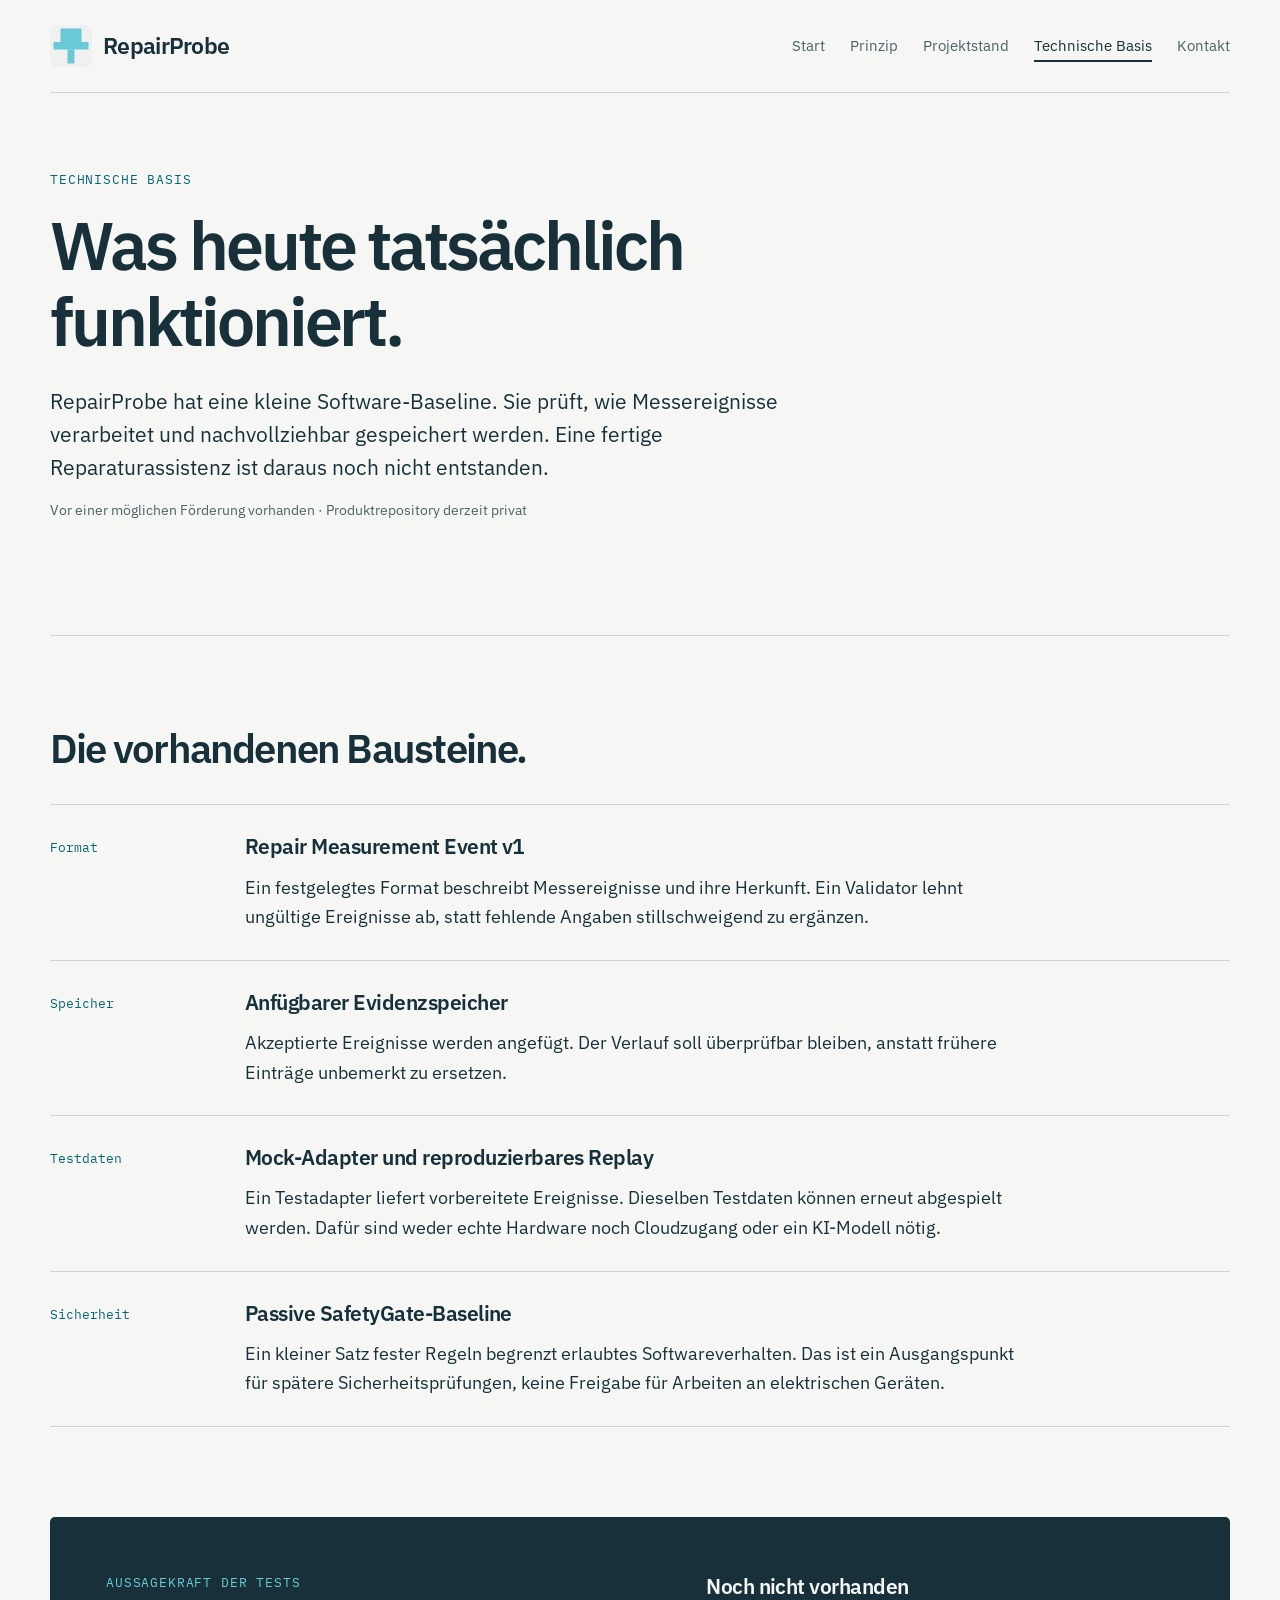
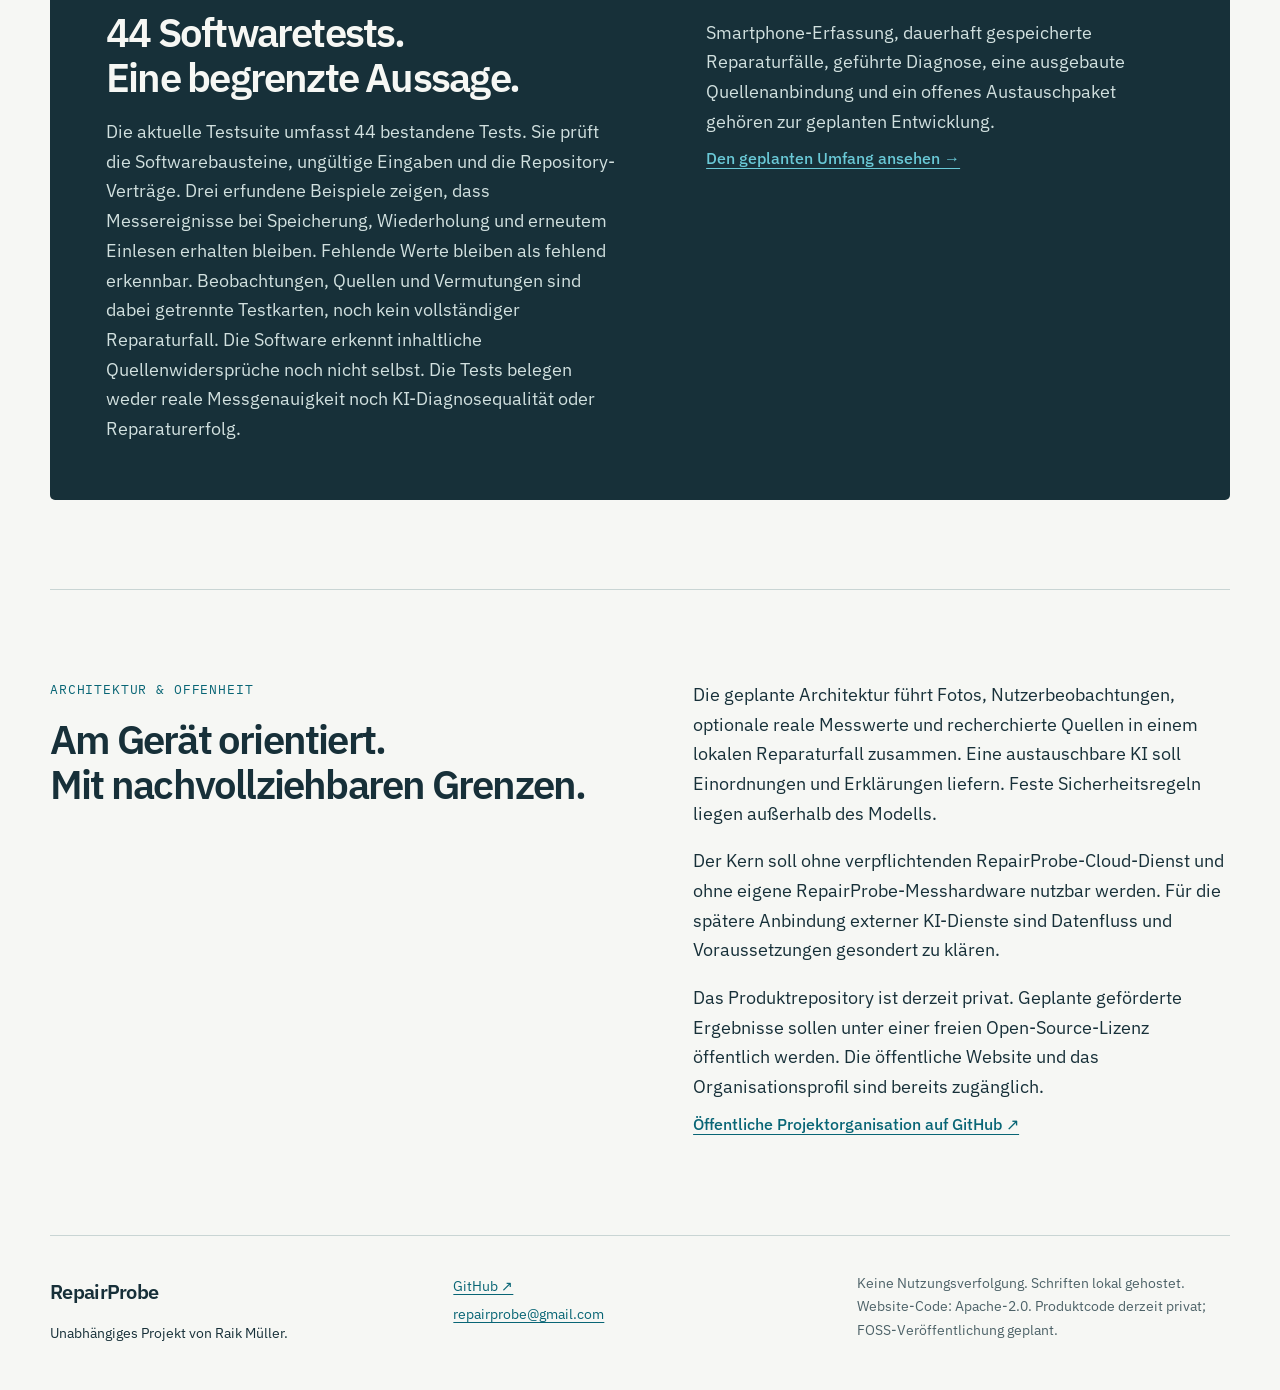
<file: technical-baseline.html>
<!DOCTYPE html>
<html lang="de">
 <head>
  <meta charset="utf-8"/>
  <meta content="width=device-width, initial-scale=1" name="viewport"/>
  <title>
   Was heute tatsächlich funktioniert. | RepairProbe
  </title>
  <meta content="Die kleine RepairProbe-Software-Baseline prüft Messereignisse und reproduziert Testabläufe. Sie belegt keine KI-Diagnosequalität oder Reparaturwirkung." name="description"/>
  <meta content="#f6f7f4" name="theme-color"/>
  <meta content="Was heute tatsächlich funktioniert. | RepairProbe" property="og:title"/>
  <meta content="Die kleine RepairProbe-Software-Baseline prüft Messereignisse und reproduziert Testabläufe. Sie belegt keine KI-Diagnosequalität oder Reparaturwirkung." property="og:description"/>
  <meta content="website" property="og:type"/>
  <meta content="https://repairprobe.github.io/technical-baseline.html" property="og:url"/>
  <meta content="https://repairprobe.github.io/assets/img/og-image.png" property="og:image"/>
  <meta content="de_DE" property="og:locale"/>
  <link href="https://repairprobe.github.io/technical-baseline.html" rel="canonical"/>
  <link href="assets/img/favicon.svg" rel="icon" type="image/svg+xml"/>
  <link href="assets/img/apple-touch-icon.png" rel="apple-touch-icon"/>
  <link href="styles.css" rel="stylesheet"/>
  <script type="application/ld+json">
   {"@context": "https://schema.org", "@type": "WebSite", "name": "RepairProbe", "url": "https://repairprobe.github.io/", "inLanguage": "de", "description": "Die kleine RepairProbe-Software-Baseline prüft Messereignisse und reproduziert Testabläufe. Sie belegt keine KI-Diagnosequalität oder Reparaturwirkung."}
  </script>
 </head>
 <body>
  <a class="skip-link" href="#inhalt">
   Zum Inhalt springen
  </a>
  <header class="site-header">
   <a aria-label="RepairProbe Startseite" class="brand" href="index.html">
    <img alt="" height="42" src="assets/img/favicon.svg" width="42"/>
    <span>
     RepairProbe
    </span>
   </a>
   <nav aria-label="Hauptnavigation">
    <a href="index.html">
     Start
    </a>
    <a href="evidenzmodell.html">
     Prinzip
    </a>
    <a href="roadmap.html">
     Projektstand
    </a>
    <a aria-current="page" href="technical-baseline.html">
     Technische Basis
    </a>
    <a href="index.html#kontakt">
     Kontakt
    </a>
   </nav>
  </header>
  <main id="inhalt">
   <section class="page-hero">
    <p class="eyebrow">
     Technische Basis
    </p>
    <h1 id="hero-title">
     Was heute tatsächlich funktioniert.
    </h1>
    <p class="lede">
     RepairProbe hat eine kleine Software-Baseline. Sie prüft, wie Messereignisse verarbeitet und nachvollziehbar gespeichert werden. Eine fertige Reparaturassistenz ist daraus noch nicht entstanden.
    </p>
    <p class="status-line">
     Vor einer möglichen Förderung vorhanden · Produktrepository derzeit privat
    </p>
   </section>
   <section class="section">
    <h2 id="vorhanden-title">
     Die vorhandenen Bausteine.
    </h2>
    <div class="status-list" id="vorhanden">
     <article>
      <span class="mono">
       Format
      </span>
      <div>
       <h3>
        Repair Measurement Event v1
       </h3>
       <p>
        Ein festgelegtes Format beschreibt Messereignisse und ihre Herkunft. Ein Validator lehnt ungültige Ereignisse ab, statt fehlende Angaben stillschweigend zu ergänzen.
       </p>
      </div>
     </article>
     <article>
      <span class="mono">
       Speicher
      </span>
      <div>
       <h3>
        Anfügbarer Evidenzspeicher
       </h3>
       <p>
        Akzeptierte Ereignisse werden angefügt. Der Verlauf soll überprüfbar bleiben, anstatt frühere Einträge unbemerkt zu ersetzen.
       </p>
      </div>
     </article>
     <article>
      <span class="mono">
       Testdaten
      </span>
      <div>
       <h3>
        Mock-Adapter und reproduzierbares Replay
       </h3>
       <p>
        Ein Testadapter liefert vorbereitete Ereignisse. Dieselben Testdaten können erneut abgespielt werden. Dafür sind weder echte Hardware noch Cloudzugang oder ein KI-Modell nötig.
       </p>
      </div>
     </article>
     <article>
      <span class="mono">
       Sicherheit
      </span>
      <div>
       <h3>
        Passive SafetyGate-Baseline
       </h3>
       <p>
        Ein kleiner Satz fester Regeln begrenzt erlaubtes Softwareverhalten. Das ist ein Ausgangspunkt für spätere Sicherheitsprüfungen, keine Freigabe für Arbeiten an elektrischen Geräten.
       </p>
      </div>
     </article>
    </div>
   </section>
   <span aria-hidden="true" class="anchor-alias" id="pruefung">
   </span>
   <section class="section principle" id="grenzen">
    <div>
     <p class="eyebrow">
      Aussagekraft der Tests
     </p>
     <span aria-hidden="true" class="anchor-alias" id="pruefung-title">
     </span>
     <h2 id="grenzen-title">
      44 Softwaretests.
      <br/>
      Eine begrenzte Aussage.
     </h2>
     <p>
      Die aktuelle Testsuite umfasst 44 bestandene Tests. Sie prüft die Softwarebausteine, ungültige Eingaben und die Repository-Verträge. Drei erfundene Beispiele zeigen, dass Messereignisse bei Speicherung, Wiederholung und erneutem Einlesen erhalten bleiben. Fehlende Werte bleiben als fehlend erkennbar. Beobachtungen, Quellen und Vermutungen sind dabei getrennte Testkarten, noch kein vollständiger Reparaturfall. Die Software erkennt inhaltliche Quellenwidersprüche noch nicht selbst. Die Tests belegen weder reale Messgenauigkeit noch KI-Diagnosequalität oder Reparaturerfolg.
     </p>
    </div>
    <div id="foerderung">
     <h3 id="foerderung-title">
      Noch nicht vorhanden
     </h3>
     <p>
      Smartphone-Erfassung, dauerhaft gespeicherte Reparaturfälle, geführte Diagnose, eine ausgebaute Quellenanbindung und ein offenes Austauschpaket gehören zur geplanten Entwicklung.
     </p>
     <a class="text-link" href="roadmap.html">
      Den geplanten Umfang ansehen →
     </a>
    </div>
   </section>
   <section class="section split" id="oekosystem">
    <div>
     <p class="eyebrow">
      Architektur &amp; Offenheit
     </p>
     <h2 id="oekosystem-title">
      Am Gerät orientiert.
      <br/>
      Mit nachvollziehbaren Grenzen.
     </h2>
    </div>
    <div class="prose">
     <p>
      Die geplante Architektur führt Fotos, Nutzerbeobachtungen, optionale reale Messwerte und recherchierte Quellen in einem lokalen Reparaturfall zusammen. Eine austauschbare KI soll Einordnungen und Erklärungen liefern. Feste Sicherheitsregeln liegen außerhalb des Modells.
     </p>
     <p>
      Der Kern soll ohne verpflichtenden RepairProbe-Cloud-Dienst und ohne eigene RepairProbe-Messhardware nutzbar werden. Für die spätere Anbindung externer KI-Dienste sind Datenfluss und Voraussetzungen gesondert zu klären.
     </p>
     <p>
      Das Produktrepository ist derzeit privat. Geplante geförderte Ergebnisse sollen unter einer freien Open-Source-Lizenz öffentlich werden. Die öffentliche Website und das Organisationsprofil sind bereits zugänglich.
     </p>
     <a class="text-link" href="https://github.com/RepairProbe">
      Öffentliche Projektorganisation auf GitHub ↗
     </a>
    </div>
   </section>
  </main>
  <footer>
   <div>
    <a class="brand" href="index.html">
     RepairProbe
    </a>
    <p>
     Unabhängiges Projekt von Raik Müller.
    </p>
   </div>
   <div>
    <a href="https://github.com/RepairProbe">
     GitHub ↗
    </a>
    <br/>
    <a href="mailto:repairprobe@gmail.com">
     repairprobe@gmail.com
    </a>
   </div>
   <p class="small">
    Keine Nutzungsverfolgung. Schriften lokal gehostet.
    <br/>
    Website-Code: Apache-2.0. Produktcode derzeit privat; FOSS-Veröffentlichung geplant.
   </p>
  </footer>
 </body>
</html>
</file>
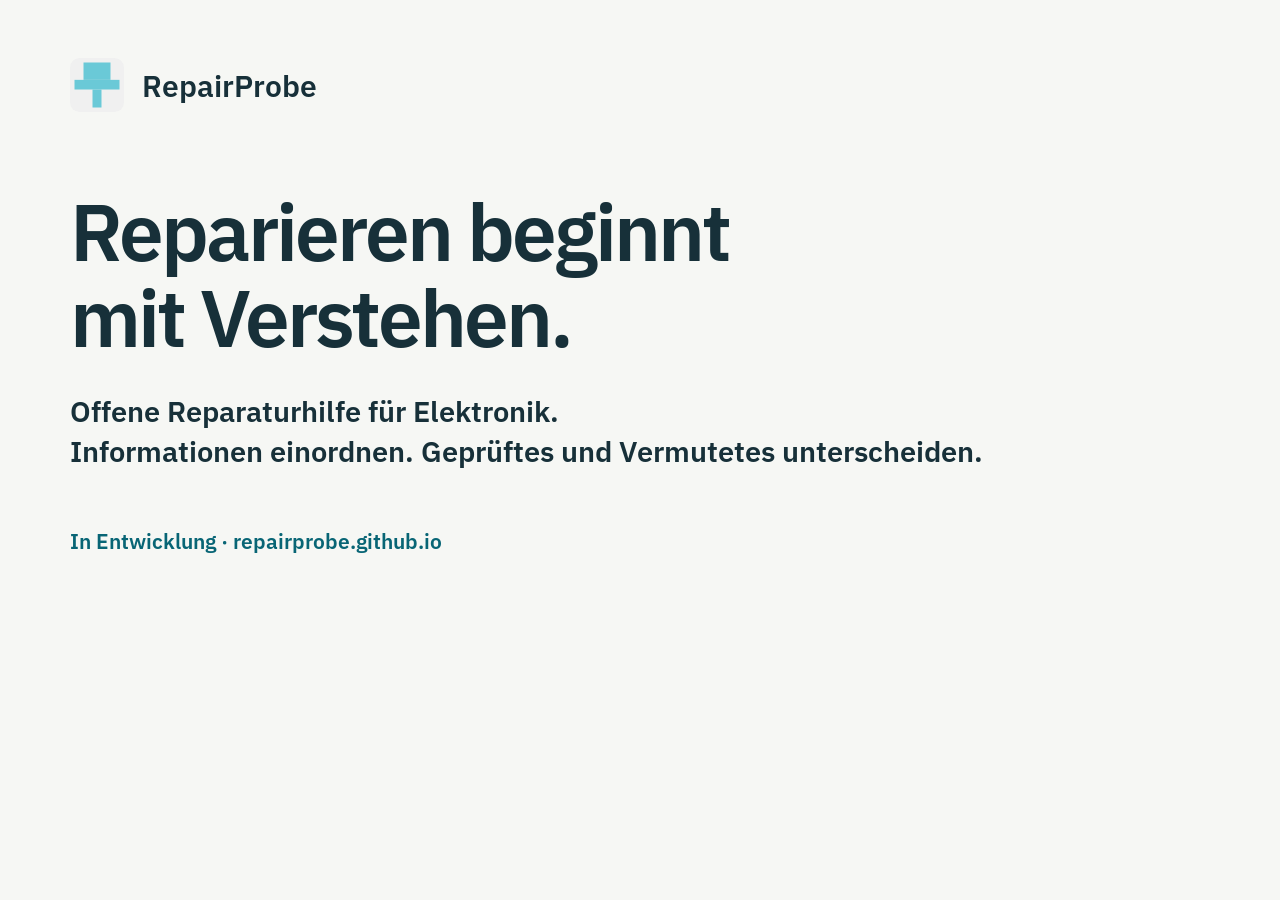
<file: website-arbeit/og-image.html>
<!doctype html><html lang="de"><meta charset="utf-8"><style>@font-face{font-family:Plex;src:url(../assets/fonts/sans-latin-600-normal.woff2)}*{box-sizing:border-box}body{margin:0;width:1200px;height:630px;padding:58px 70px;background:#f6f7f4;color:#173039;font-family:Plex,sans-serif}.brand{font-size:30px;display:flex;gap:18px;align-items:center}.brand img{width:54px}h1{font-size:80px;line-height:1.08;letter-spacing:-3px;margin:76px 0 30px;max-width:1000px}p{font-size:29px;margin:0;max-width:1000px;line-height:1.4}.bottom{font-size:21px;margin-top:55px;color:#086575}</style><div class="brand"><img src="../assets/img/favicon.svg" alt="">RepairProbe</div><h1>Reparieren beginnt<br>mit Verstehen.</h1><p>Offene Reparaturhilfe für Elektronik.<br>Informationen einordnen. Geprüftes und Vermutetes unterscheiden.</p><p class="bottom">In Entwicklung · repairprobe.github.io</p></html>
</file>
<file: styles.css>
@font-face {
  font-family:Plex;
  src:url(assets/fonts/sans-latin-400-normal.woff2) format("woff2");
  font-weight:400;
  font-display:swap
}
@font-face {
  font-family:Plex;
  src:url(assets/fonts/sans-latin-500-normal.woff2) format("woff2");
  font-weight:500;
  font-display:swap
}
@font-face {
  font-family:Plex;
  src:url(assets/fonts/sans-latin-600-normal.woff2) format("woff2");
  font-weight:600;
  font-display:swap
}
@font-face {
  font-family:Plex;
  src:url(assets/fonts/sans-latin-700-normal.woff2) format("woff2");
  font-weight:700;
  font-display:swap
}
@font-face {
  font-family:Mono;
  src:url(assets/fonts/mono-latin-400-normal.woff2) format("woff2");
  font-weight:400;
  font-display:swap
}

:root {
  --paper:#f6f7f4;
  --white:#fff;
  --ink:#173039;
  --muted:#4d6268;
  --cyan:#6ac9d7;
  --teal:#086575;
  --line:#c9d5d4;
  --dark:#173039;
  --space:clamp(3.5rem,7vw,7rem);
  --hero-space:clamp(3rem,6vw,6rem);
  --max:1180px
}
* {
  box-sizing:border-box
}
html {
  scroll-behavior:smooth;
  scroll-padding-top:24px
}
body {
  margin:0;
  background:var(--paper);
  color:var(--ink);
  font:18px/1.65 Plex,Arial,sans-serif
}
a {
  color:var(--teal);
  text-underline-offset:.22em
}
a:hover {
  text-decoration-thickness:2px
}
a:focus-visible,summary:focus-visible {
  outline:3px solid var(--teal);
  outline-offset:5px
}
img {
  max-width:100%
}
.skip-link {
  position:absolute;
  top:-100px;
  left:16px;
  background:white;
  padding:12px;
  z-index:10
}
.skip-link:focus {
  top:12px
}
.site-header {
  max-width:var(--max);
  margin:auto;
  padding:24px 0;
  display:flex;
  align-items:center;
  justify-content:space-between;
  gap:24px;
  border-bottom:1px solid var(--line)
}
.brand {
  display:inline-flex;
  align-items:center;
  gap:11px;
  color:var(--ink);
  font-size:23px;
  font-weight:600;
  text-decoration:none;
  letter-spacing:-.7px
}
.site-header nav {
  display:flex;
  align-items:center;
  gap:25px;
  flex-wrap:wrap
}
.site-header nav a {
  font-size:15px;
  color:var(--muted);
  text-decoration:none;
  min-height:44px;
  display:flex;
  align-items:center
}
.site-header nav a:hover,.site-header nav a[aria-current] {
  color:var(--ink);
  text-decoration:underline;
  text-decoration-thickness:2px;
  text-underline-offset:9px
}
main {
  max-width:var(--max);
  margin:auto
}
.hero {
  padding:var(--hero-space) 0 var(--space);
  display:grid;
  grid-template-columns:1.35fr 1fr;
  gap:7%;
  align-items:center
}
.eyebrow {
  font:500 13px/1.5 Mono,monospace;
  letter-spacing:.065em;
  text-transform:uppercase;
  margin:0 0 18px;
  color:var(--teal)
}
h1,h2,h3 {
  line-height:1.12;
  letter-spacing:-.045em;
  margin:0;
  font-weight:600
}
h1 {
  font-size:clamp(2.7rem,5.3vw,4.6rem);
  max-width:900px
}
h2 {
  font-size:clamp(1.9rem,3.1vw,2.8rem)
}
h3 {
  font-size:1.3rem;
  letter-spacing:-.025em;
  line-height:1.3
}
p {
  margin:18px 0 0
}
.lede {
  font-size:clamp(1.15rem,1.65vw,1.4rem);
  line-height:1.55;
  max-width:760px;
  margin-top:26px
}
.actions {
  display:flex;
  flex-wrap:wrap;
  gap:22px;
  align-items:center;
  margin-top:30px
}
.button {
  display:inline-flex;
  align-items:center;
  justify-content:center;
  gap:18px;
  min-height:50px;
  padding:13px 22px;
  border:1px solid var(--ink);
  border-radius:5px;
  font-size:16px;
  font-weight:500;
  text-decoration:none
}
.primary {
  background:var(--ink);
  color:white
}
.primary:hover {
  background:var(--teal);
  border-color:var(--teal)
}
.text-link {
  font-weight:500;
  font-size:16px;
  display:inline-block;
  min-height:44px;
  padding-top:9px
}
.status-line {
  font-size:14px;
  line-height:1.6;
  color:var(--muted);
  margin:16px 0 24px;
  max-width:650px
}
.status-dot {
  display:inline-block;
  width:7px;
  height:7px;
  border-radius:50%;
  background:var(--teal);
  margin-right:5px
}
.hero-note {
  background:#e1efed;
  border-radius:5px;
  padding:30px 34px 26px;
  transform:rotate(1deg);
  border:1px solid #c1d8d7
}
.hero-note h2 {
  font-size:27px;
  letter-spacing:-.035em
}
.hero-note p {
  font-size:16px;
  line-height:1.6
}
.note-label {
  font:12px/1.4 Mono,monospace;
  color:var(--teal)
}
.hero-note .note-caption {
  font-size:12px;
  line-height:1.5;
  color:var(--muted);
  padding-top:18px;
  border-top:1px solid #b8cecd
}
.radio {
  height:175px;
  position:relative;
  background:var(--ink);
  border:7px solid #2f4a50;
  border-radius:11px;
  margin:32px 8px 28px;
  box-shadow:0 8px 0 #c1d3d0
}
.radio:before {
  content:"";
  position:absolute;
  height:25px;
  width:105px;
  border:5px solid var(--ink);
  border-bottom:0;
  left:28px;
  top:-31px;
  border-radius:10px 10px 0 0
}
.radio-speaker {
  position:absolute;
  left:18px;
  top:22px;
  width:47%;
  height:112px;
  border:1px solid #729399;
  border-radius:50%;
  background:repeating-linear-gradient(0deg,transparent,transparent 5px,#5a7b80 6px,transparent 7px)
}
.radio-dial {
  position:absolute;
  right:17px;
  top:22px;
  width:35%;
  height:33px;
  background:#a5d5d8;
  border-radius:2px;
  border:7px solid #3f5b62
}
.radio-knob {
  position:absolute;
  right:26px;
  bottom:24px;
  width:37px;
  height:37px;
  border:7px solid #65838a;
  border-radius:50%;
  background:var(--cyan)
}
.section {
  padding:var(--space) 0;
  border-top:1px solid var(--line)
}
.split {
  display:grid;
  grid-template-columns:1fr 1fr;
  gap:9%
}
.prose p:first-child {
  margin-top:0
}
.section-heading {
  display:flex;
  align-items:center;
  justify-content:space-between;
  gap:24px;
  margin-bottom:26px
}
.intro {
  max-width:740px;
  color:var(--muted)
}
.safety-note {
  max-width:740px;
  padding:16px 20px;
  border-left:3px solid var(--teal);
  background:#e1efed;
  font-size:16px
}
.tag {
  display:inline-block;
  white-space:nowrap;
  font:12px/1.5 Mono,monospace;
  background:#e1efed;
  border:1px solid #a6c6c8;
  color:var(--teal);
  border-radius:3px;
  padding:7px 11px
}
.available {
  background:#e3ede3;
  border-color:#acc5af;
  color:#315539
}
.later {
  background:#e9eceb;
  border-color:#c9d5d4;
  color:var(--muted)
}
.steps {
  list-style:none;
  padding:0;
  margin:36px 0;
  display:grid;
  grid-template-columns:1fr 1fr;
  border-top:1px solid var(--line)
}
.steps li {
  display:flex;
  gap:23px;
  padding:30px 30px 30px 0;
  border-bottom:1px solid var(--line)
}
.steps li:nth-child(even) {
  padding-left:30px;
  border-left:1px solid var(--line)
}
.step-no {
  font:15px/1.8 Mono,monospace;
  color:var(--teal)
}
.steps p {
  font-size:16px;
  margin-top:12px
}
.small {
  font-size:14px;
  color:var(--muted)
}
.principle {
  background:var(--dark);
  color:#f6f7f4;
  padding:56px;
  display:grid;
  grid-template-columns:1.1fr 1fr;
  gap:8%;
  border-radius:5px;
  border-top:0;
  margin-bottom:var(--space)
}
.principle .eyebrow,.principle a {
  color:var(--cyan)
}
.principle p {
  color:#d1e0df
}
.principle a:focus-visible {
  outline-color:var(--cyan)
}
.evidence-preview {
  align-self:center;
  border-top:1px solid #577077
}
.evidence-preview p {
  border-bottom:1px solid #577077;
  padding:16px 0;
  margin:0;
  font-size:16px
}
.evidence-preview span {
  font:12px/1.5 Mono,monospace;
  color:var(--cyan);
  display:block;
  margin-bottom:5px
}
.evidence-preview .evidence-rule {
  border:0;
  font-size:14px
}
.status-list {
  margin-top:34px
}
.status-list article {
  border-top:1px solid var(--line);
  padding:28px 0;
  display:grid;
  grid-template-columns:165px 1fr;
  gap:30px;
  align-items:start
}
.status-list article:last-child {
  border-bottom:1px solid var(--line)
}
.status-list .tag {
  justify-self:start
}
.status-list p {
  max-width:790px;
  margin-top:12px
}
.funding-note {
  display:grid;
  grid-template-columns:1fr 1.3fr;
  gap:12px 45px;
  margin-top:35px;
  padding:28px;
  background:#e1efed;
  border-radius:5px
}
.funding-note p {
  margin:0;
  font-size:16px
}
.funding-note a {
  grid-column:2;
  font-size:16px
}
.contact {
  display:grid;
  grid-template-columns:1.3fr 1fr;
  gap:12%;
}
.contact-links {
  align-self:center;
  display:flex;
  align-items:flex-start;
  flex-direction:column;
  gap:14px
}
.contact-links p {
  margin:0
}
.page-hero {
  padding:var(--hero-space) 0 var(--space);
  max-width:960px
}
.page-hero h1 {
  max-width:850px
}
.mono {
  font:13px/1.6 Mono,monospace;
  color:var(--teal);
  padding-top:5px
}
.timeline {
  list-style:none;
  padding:0;
  margin:34px 0 0
}
.timeline li {
  display:grid;
  grid-template-columns:165px 1fr;
  gap:30px;
  border-top:1px solid var(--line);
  padding:27px 0
}
.timeline li>span {
  font:14px/1.6 Mono,monospace;
  color:var(--teal)
}
.timeline p {
  margin-top:12px;
  max-width:760px
}
footer {
  max-width:var(--max);
  margin:0 auto;
  padding:36px 0 45px;
  border-top:1px solid var(--line);
  display:grid;
  grid-template-columns:1fr 1fr 1fr;
  gap:30px;
  font-size:14px
}
footer p {
  margin-top:10px
}
footer a {
  line-height:2
}
footer .brand {
  font-size:20px
}
footer .small {
  margin:0
}

@media(max-width:1240px) {
  .site-header,main,footer {
    margin-left:30px;
    margin-right:30px
  }
  .site-header nav {
    gap:18px
  }
  .hero {
    gap:5%
  }
  .hero-note {
    padding:26px
  }
  .hero .actions {
    gap:10px
  }
}

@media(max-width:900px) {
  .site-header {
    align-items:flex-start;
    flex-direction:column;
    gap:12px
  }
  .site-header nav {
    gap:20px
  }
  .hero {
    grid-template-columns:1fr 0.85fr;
    gap:30px
  }
  .hero h1 {
    font-size:3.4rem
  }
  .hero-note {
    padding:22px
  }
  .radio {
    height:145px;
    margin:30px 0 24px
  }
  .radio-speaker {
    height:90px
  }
  .hero-note h2 {
    font-size:25px
  }
  .split {
    gap:40px
  }
  .principle {
    padding:36px;
    gap:35px
  }
  .contact {
    gap:40px
  }
  footer {
    grid-template-columns:1fr 1fr
  }
  footer>.small {
    grid-column:1/-1
  }
  .funding-note {
    grid-template-columns:1fr
  }
  .funding-note a {
    grid-column:1
  }
}

@media(max-width:650px) {
  body {
    font-size:17px
  }
  .site-header,main,footer {
    margin-left:20px;
    margin-right:20px
  }
  .site-header {
    padding:20px 0 14px
  }
  .site-header nav {
    gap:0 19px
  }
  .site-header nav a {
    font-size:14px;
    min-height:40px
  }
  .brand {
    font-size:22px
  }
  .brand img {
    width:36px;
    height:36px
  }
  .hero {
    grid-template-columns:1fr;
    gap:42px
  }
  .hero h1 {
    font-size:clamp(2.7rem,11.5vw,4rem)
  }
  .lede {
    font-size:20px
  }
  .hero-note {
    transform:none;
    padding:25px
  }
  .hero-note h2 {
    font-size:28px
  }
  .radio {
    height:158px;
    max-width:280px;
    margin:38px auto 27px
  }
  .radio-speaker {
    height:100px
  }
  .hero-note p {
    font-size:16px
  }
  .split,.principle,.contact {
    grid-template-columns:1fr;
    gap:26px
  }
  .section-heading {
    align-items:flex-start;
    flex-direction:column;
    gap:15px
  }
  .section-heading .eyebrow {
    margin-bottom:13px
  }
  .steps {
    grid-template-columns:1fr
  }
  .steps li,.steps li:nth-child(even) {
    padding:25px 0;
    border-left:0;
    gap:17px
  }
  .principle {
    padding:30px 23px;
    margin-left:-4px;
    margin-right:-4px
  }
  .status-list article,.timeline li {
    grid-template-columns:1fr;
    gap:14px
  }
  .status-list article {
    padding:26px 0
  }
  .status-list {
    margin-top:26px
  }
  .funding-note {
    padding:23px
  }
  .contact-links {
    gap:16px
  }
  .page-hero h1 {
    font-size:clamp(2.7rem,10.7vw,4rem)
  }
  footer {
    grid-template-columns:1fr;
    gap:20px
  }
  footer>.small {
    grid-column:1
  }
  .eyebrow {
    font-size:12px
  }
  .actions {
    align-items:flex-start;
    flex-direction:column;
    gap:8px
  }
  .button {
    font-size:15px;
    padding:12px 16px;
    max-width:100%
  }
  .status-line {
    font-size:14px
  }
}

@media(prefers-reduced-motion:reduce) {
  html {
    scroll-behavior:auto
  }
  * {
    transition:none!important
  }
}
</file>
